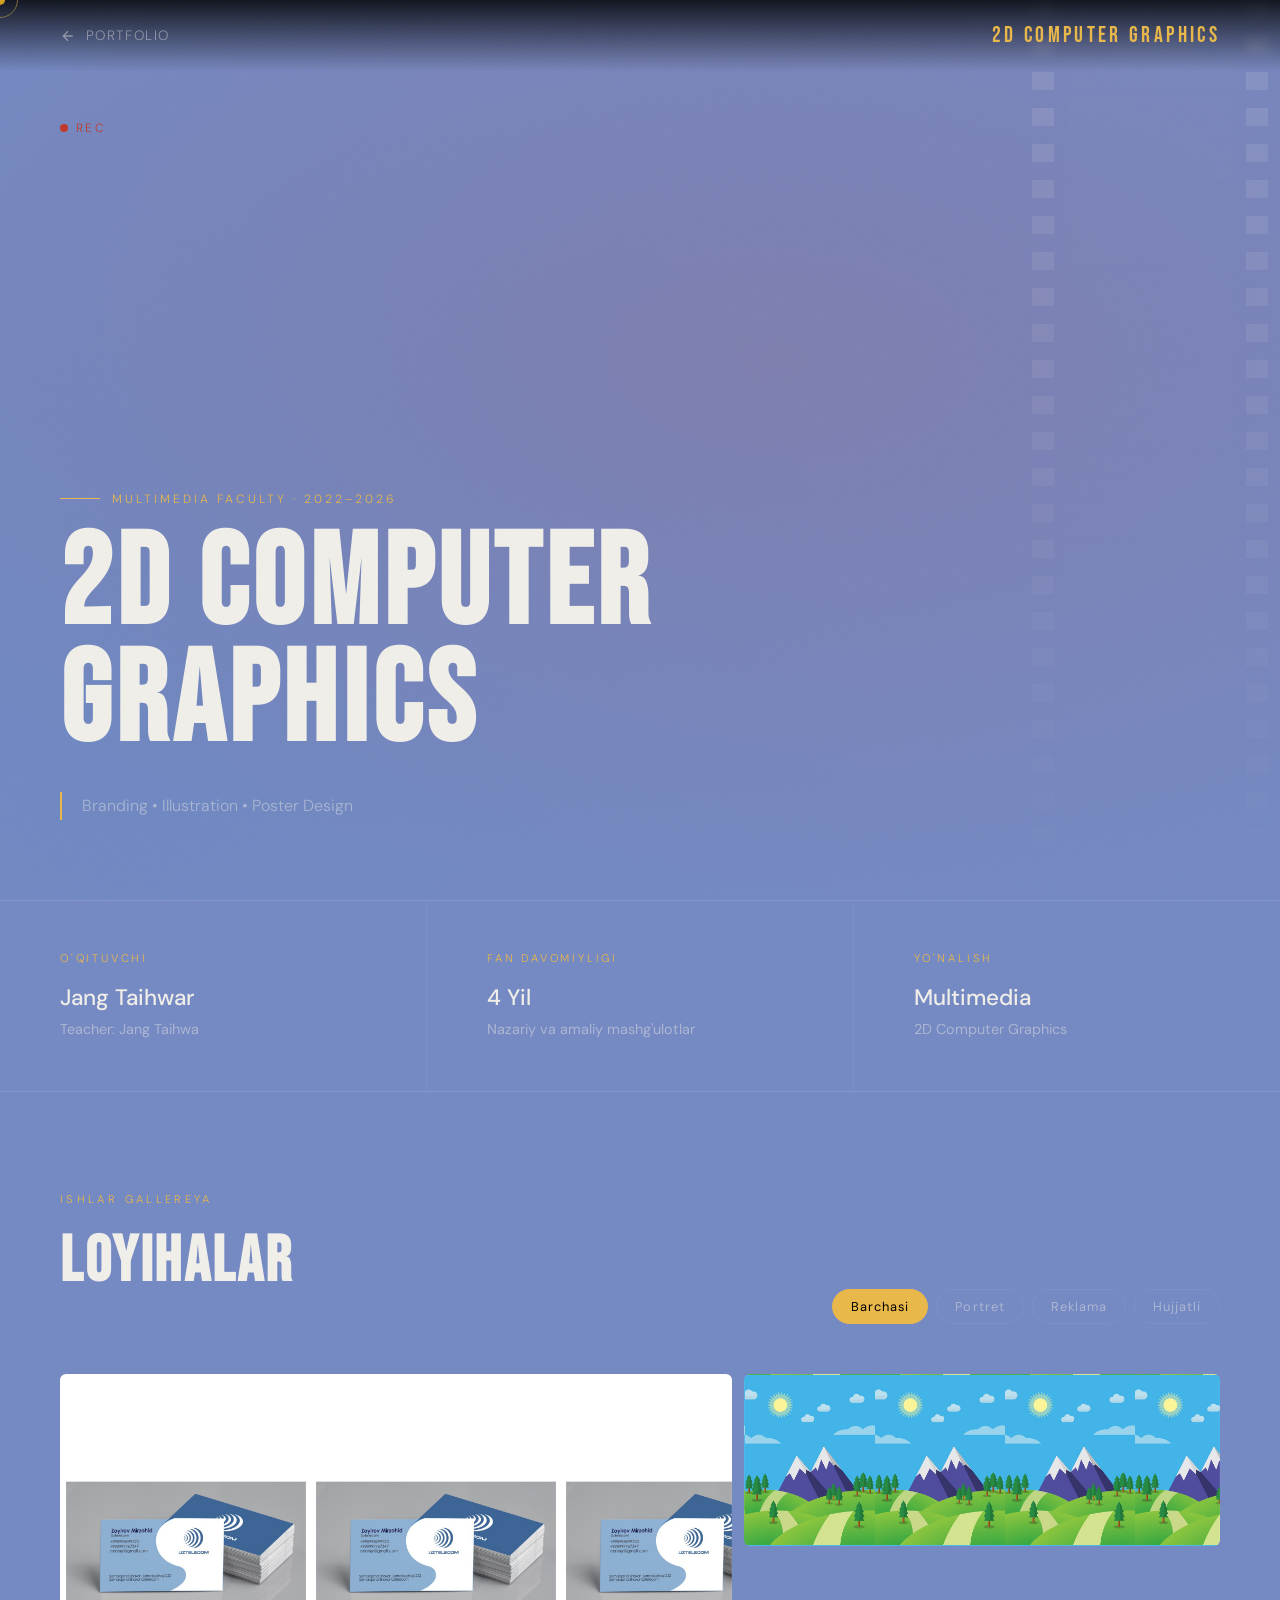
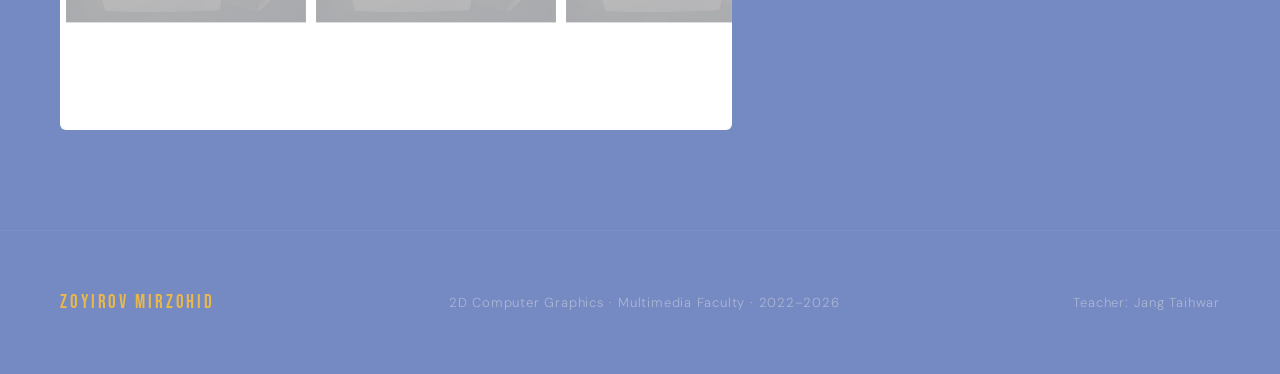
<file: 2dgraphics.html>
<!DOCTYPE html>
<html lang="uz">
<head>
<meta charset="UTF-8">
<meta name="viewport" content="width=device-width, initial-scale=1.0">
<title>Video Shooting — Multimedia Portfolio</title>
<link href="https://fonts.googleapis.com/css2?family=Bebas+Neue&family=DM+Sans:ital,wght@0,300;0,400;0,500;1,300&display=swap" rel="stylesheet">
<style>
  :root {
    --bg: #7589c2;
    --surface: #6246c7;
    --card: #5da9f0;
    --border: rgba(255,255,255,0.06);
    --gold: #E8B84B;
    --gold-dim: rgba(232,184,75,0.15);
    --red: #C0392B;
    --text: #F0EEE8;
    --muted: rgba(240,238,232,0.45);
    --accent: #2E86C1;
  }

  *, *::before, *::after { margin: 0; padding: 0; box-sizing: border-box; }

  html { scroll-behavior: smooth; }

  body {
    background: var(--bg);
    color: var(--text);
    font-family: 'DM Sans', sans-serif;
    font-weight: 300;
    overflow-x: hidden;
    cursor: none;
  }

  /* Custom cursor */
  .cursor {
    position: fixed;
    width: 10px; height: 10px;
    background: var(--gold);
    border-radius: 50%;
    pointer-events: none;
    z-index: 9999;
    transition: transform 0.15s ease;
    mix-blend-mode: difference;
  }
  .cursor-ring {
    position: fixed;
    width: 36px; height: 36px;
    border: 1px solid rgba(232,184,75,0.5);
    border-radius: 50%;
    pointer-events: none;
    z-index: 9998;
    transition: all 0.3s ease;
  }

  /* Noise overlay */
  body::before {
    content: '';
    position: fixed;
    inset: 0;
    background-image: url("data:image/svg+xml,%3Csvg viewBox='0 0 256 256' xmlns='http://www.w3.org/2000/svg'%3E%3Cfilter id='n'%3E%3CfeTurbulence type='fractalNoise' baseFrequency='0.9' numOctaves='4' stitchTiles='stitch'/%3E%3C/filter%3E%3Crect width='100%25' height='100%25' filter='url(%23n)' opacity='0.04'/%3E%3C/svg%3E");
    pointer-events: none;
    z-index: 9000;
    opacity: 0.4;
  }

  /* ─── NAV ─── */
  nav {
    position: fixed;
    top: 0; width: 100%;
    padding: 22px 60px;
    display: flex;
    justify-content: space-between;
    align-items: center;
    z-index: 100;
    background: linear-gradient(to bottom, rgba(8,10,15,0.9), transparent);
    backdrop-filter: blur(4px);
  }
  .nav-back {
    display: flex; align-items: center; gap: 10px;
    color: var(--muted);
    text-decoration: none;
    font-size: 0.85rem;
    letter-spacing: 0.1em;
    text-transform: uppercase;
    transition: color 0.3s;
  }
  .nav-back:hover { color: var(--gold); }
  .nav-back svg { width: 16px; }
  .nav-logo {
    font-family: 'Bebas Neue', sans-serif;
    font-size: 1.4rem;
    letter-spacing: 0.15em;
    color: var(--gold);
  }

  /* ─── HERO ─── */
  .hero {
    position: relative;
    height: 100vh;
    display: flex;
    align-items: flex-end;
    padding: 0 60px 80px;
    overflow: hidden;
  }

  .hero-bg {
    position: absolute; inset: 0;
    background:
      radial-gradient(ellipse 80% 60% at 60% 40%, rgba(192,57,43,0.12), transparent),
      radial-gradient(ellipse 60% 80% at 10% 80%, rgba(46,134,193,0.08), transparent),
      linear-gradient(180deg, rgba(73, 199, 130, 0) 0%, var(--bg) 100%);
    z-index: 1;
  }

  /* Filmstrip decoration */
  .filmstrip {
    position: absolute;
    top: 0; right: 0;
    width: 260px; height: 100%;
    display: flex;
    flex-direction: column;
    gap: 0;
    overflow: hidden;
    opacity: 0.12;
    z-index: 0;
  }
  .filmstrip-track {
    width: 100%; height: 100%;
    background: repeating-linear-gradient(
      to bottom,
      #fff 0px, #fff 18px,
      transparent 18px, transparent 36px
    );
    position: absolute;
    left: 12px; width: 22px;
  }
  .filmstrip-track.right { left: auto; right: 12px; }
  .filmstrip-frames {
    position: absolute;
    left: 46px; right: 46px; top: 0; bottom: 0;
    display: flex;
    flex-direction: column;
    gap: 6px;
    padding: 6px 0;
  }
  .filmstrip-frame {
    flex: 1;
    background: rgba(255,255,255,0.08);
    border-radius: 2px;
    min-height: 50px;
  }

  /* Record indicator */
  .rec-badge {
    position: absolute;
    top: 120px; left: 60px;
    display: flex; align-items: center; gap: 8px;
    font-size: 0.75rem;
    letter-spacing: 0.2em;
    text-transform: uppercase;
    color: var(--red);
    z-index: 2;
    animation: recPulse 2s ease-in-out infinite;
  }
  .rec-dot {
    width: 8px; height: 8px;
    background: var(--red);
    border-radius: 50%;
    animation: dotBlink 1.2s ease-in-out infinite;
  }
  @keyframes dotBlink { 0%,100%{opacity:1} 50%{opacity:0} }
  @keyframes recPulse { 0%,100%{opacity:1} 50%{opacity:0.6} }

  .hero-content {
    position: relative; z-index: 2;
    max-width: 900px;
  }
  .hero-tag {
    font-size: 0.75rem;
    letter-spacing: 0.25em;
    text-transform: uppercase;
    color: var(--gold);
    margin-bottom: 20px;
    display: flex; align-items: center; gap: 12px;
  }
  .hero-tag::before {
    content: '';
    display: block;
    width: 40px; height: 1px;
    background: var(--gold);
  }
  .hero-title {
    font-family: 'Bebas Neue', sans-serif;
    font-size: clamp(4rem, 10vw, 9rem);
    line-height: 0.92;
    letter-spacing: 0.04em;
    margin-bottom: 30px;
  }
  .hero-title span { color: var(--gold); }
  .hero-desc {
    max-width: 520px;
    color: var(--muted);
    line-height: 1.75;
    font-size: 1rem;
    border-left: 2px solid var(--gold);
    padding-left: 20px;
  }

  /* ─── SECTION BASE ─── */
  section { padding: 100px 60px; }

  /* ─── INFO STRIP ─── */
  .info-strip {
    display: grid;
    grid-template-columns: 1fr 1fr 1fr;
    gap: 1px;
    background: var(--border);
    border-top: 1px solid var(--border);
    border-bottom: 1px solid var(--border);
    padding: 0;
  }
  .info-block {
    background: var(--bg);
    padding: 50px 60px;
    transition: background 0.3s;
  }
  .info-block:hover { background: var(--surface); }
  .info-label {
    font-size: 0.7rem;
    letter-spacing: 0.25em;
    text-transform: uppercase;
    color: var(--gold);
    margin-bottom: 16px;
  }
  .info-value {
    font-size: 1.1rem;
    font-weight: 400;
    line-height: 1.5;
  }
  .info-value .name {
    font-size: 1.4rem;
    font-weight: 500;
    display: block;
  }
  .info-value .role {
    color: var(--muted);
    font-size: 0.9rem;
  }

  /* ─── SUBJECT INFO ─── */
  .subject-section {
    display: grid;
    grid-template-columns: 1fr 1fr;
    gap: 80px;
    align-items: start;
  }
  .section-eyebrow {
    font-size: 0.7rem;
    letter-spacing: 0.3em;
    text-transform: uppercase;
    color: var(--gold);
    margin-bottom: 24px;
  }
  .section-heading {
    font-family: 'Bebas Neue', sans-serif;
    font-size: clamp(2.5rem, 5vw, 4.5rem);
    line-height: 1;
    letter-spacing: 0.04em;
    margin-bottom: 30px;
  }
  .body-text {
    color: var(--muted);
    line-height: 1.85;
    font-size: 0.97rem;
    margin-bottom: 20px;
  }
  .topic-list {
    list-style: none;
    display: flex;
    flex-direction: column;
    gap: 12px;
    margin-top: 30px;
  }
  .topic-list li {
    display: flex; align-items: center; gap: 14px;
    font-size: 0.93rem;
  }
  .topic-list li::before {
    content: '';
    width: 6px; height: 6px;
    border: 1px solid var(--gold);
    border-radius: 50%;
    flex-shrink: 0;
  }

  /* Stat boxes */
  .stat-boxes {
    display: grid;
    grid-template-columns: 1fr 1fr;
    gap: 16px;
    margin-top: 40px;
  }
  .stat-box {
    background: var(--card);
    border: 1px solid var(--border);
    padding: 28px 24px;
    border-radius: 6px;
    transition: border-color 0.3s, transform 0.3s;
  }
  .stat-box:hover { border-color: var(--gold); transform: translateY(-4px); }
  .stat-num {
    font-family: 'Bebas Neue', sans-serif;
    font-size: 2.8rem;
    color: var(--gold);
    line-height: 1;
    margin-bottom: 6px;
  }
  .stat-label { color: var(--muted); font-size: 0.82rem; }

  /* ─── TOOLS & EQUIPMENT ─── */
  .tools-section { background: var(--surface); }
  .tools-grid {
    display: grid;
    grid-template-columns: repeat(auto-fit, minmax(200px, 1fr));
    gap: 16px;
    margin-top: 60px;
  }
  .tool-card {
    background: var(--card);
    border: 1px solid var(--border);
    border-radius: 8px;
    padding: 32px 24px;
    text-align: center;
    transition: all 0.35s cubic-bezier(0.23, 1, 0.32, 1);
    position: relative;
    overflow: hidden;
  }
  .tool-card::before {
    content: '';
    position: absolute;
    bottom: 0; left: 0; right: 0;
    height: 2px;
    background: var(--gold);
    transform: scaleX(0);
    transition: transform 0.35s ease;
  }
  .tool-card:hover { transform: translateY(-8px); border-color: rgba(232,184,75,0.3); }
  .tool-card:hover::before { transform: scaleX(1); }
  .tool-icon {
    font-size: 2.2rem;
    margin-bottom: 16px;
    display: block;
  }
  .tool-name { font-size: 1rem; font-weight: 500; margin-bottom: 6px; }
  .tool-type { font-size: 0.75rem; color: var(--gold); letter-spacing: 0.1em; text-transform: uppercase; }

  /* ─── GALLERY ─── */
  .gallery-section {}
  .gallery-header {
    display: flex;
    justify-content: space-between;
    align-items: flex-end;
    margin-bottom: 50px;
  }
  .gallery-filter {
    display: flex; gap: 8px;
  }
  .filter-btn {
    padding: 8px 18px;
    border: 1px solid var(--border);
    background: transparent;
    color: var(--muted);
    border-radius: 100px;
    font-family: 'DM Sans', sans-serif;
    font-size: 0.8rem;
    letter-spacing: 0.08em;
    cursor: none;
    transition: all 0.25s;
  }
  .filter-btn:hover, .filter-btn.active {
    background: var(--gold);
    border-color: var(--gold);
    color: #000;
  }

  .gallery-grid {
    display: grid;
    grid-template-columns: repeat(12, 1fr);
    grid-auto-rows: 80px;
    gap: 12px;
  }
  .gallery-item {
    position: relative;
    overflow: hidden;
    border-radius: 6px;
    background: var(--card);
    border: 1px solid var(--border);
    cursor: none;
  }
  .gallery-item:nth-child(1) { grid-column: span 7; grid-row: span 4; }
  .gallery-item:nth-child(2) { grid-column: span 5; grid-row: span 2; }
  .gallery-item:nth-child(3) { grid-column: span 5; grid-row: span 2; }
  .gallery-item:nth-child(4) { grid-column: span 4; grid-row: span 3; }
  .gallery-item:nth-child(5) { grid-column: span 4; grid-row: span 3; }
  .gallery-item:nth-child(6) { grid-column: span 4; grid-row: span 3; }
  .gallery-item:nth-child(7) { grid-column: span 6; grid-row: span 3; }
  .gallery-item:nth-child(8) { grid-column: span 6; grid-row: span 3; }

  .gallery-placeholder {
    width: 100%; height: 100%;
    display: flex;
    flex-direction: column;
    align-items: center;
    justify-content: center;
    gap: 10px;
    opacity: 0.3;
    font-size: 2rem;
    color: var(--gold);
  }
  .gallery-placeholder span { font-size: 0.7rem; letter-spacing: 0.15em; opacity: 0.6; text-transform: uppercase; font-family: 'DM Sans'; }

  .gallery-overlay {
    position: absolute; inset: 0;
    background: linear-gradient(to top, rgba(194, 179, 41, 0.92), transparent 50%);
    opacity: 0;
    transition: opacity 0.35s ease;
    display: flex;
    flex-direction: column;
    justify-content: flex-end;
    padding: 24px;
  }
  .gallery-item:hover .gallery-overlay { opacity: 1; }
  .gallery-item:hover { border-color: rgba(232,184,75,0.4); }
  .overlay-title { font-size: 0.95rem; font-weight: 500; margin-bottom: 4px; }
  .overlay-tag {
    font-size: 0.7rem;
    letter-spacing: 0.15em;
    text-transform: uppercase;
    color: var(--gold);
  }

  /* Animated frame border on hover */
  .gallery-item::after {
    content: '';
    position: absolute; inset: 8px;
    border: 1px solid var(--gold);
    opacity: 0;
    transition: opacity 0.35s, inset 0.35s;
    border-radius: 2px;
    pointer-events: none;
  }
  .gallery-item:hover::after { opacity: 0.4; inset: 6px; }

  /* Lightbox */
  .lightbox {
    position: fixed; inset: 0;
    background: rgba(8,10,15,0.96);
    z-index: 9990;
    display: flex;
    align-items: center;
    justify-content: center;
    opacity: 0;
    pointer-events: none;
    transition: opacity 0.3s;
  }
  .lightbox.active { opacity: 1; pointer-events: all; }
  .lightbox-inner {
    max-width: 800px; width: 90%;
    text-align: center;
  }
  .lightbox-box {
    width: 100%; aspect-ratio: 16/9;
    background-image: url(rasm1.jpg);
    background-size: contain;
    border: 1px solid var(--border);
    border-radius: 8px;
    display: flex; align-items: center; justify-content: center;
    font-size: 3rem;
    margin-bottom: 20px;
    opacity: 1;
  }
  .lightbox-title { font-size: 1.3rem; margin-bottom: 8px; }
  .lightbox-desc { color: var(--muted); font-size: 0.9rem; }
  .lightbox-close {
    position: absolute;
    top: 30px; right: 40px;
    background: none; border: none;
    color: var(--muted);
    font-size: 2rem;
    cursor: none;
    transition: color 0.2s;
  }
  .lightbox-close:hover { color: var(--gold); }

  /* ─── SKILLS ─── */
  .skills-section { background: var(--surface); }
  .skills-row {
    display: grid;
    grid-template-columns: repeat(auto-fit, minmax(280px, 1fr));
    gap: 30px;
    margin-top: 60px;
  }
  .skill-item { }
  .skill-header {
    display: flex;
    justify-content: space-between;
    margin-bottom: 12px;
    font-size: 0.9rem;
  }
  .skill-pct { color: var(--gold); font-family: 'Bebas Neue'; font-size: 1.1rem; }
  .skill-bar {
    height: 2px;
    background: var(--border);
    border-radius: 2px;
    overflow: visible;
    position: relative;
  }
  .skill-fill {
    height: 100%;
    background: var(--gold);
    border-radius: 2px;
    width: 0;
    transition: width 1.4s cubic-bezier(0.23, 1, 0.32, 1);
    position: relative;
  }
  .skill-fill::after {
    content: '';
    position: absolute;
    right: 0; top: 50%;
    transform: translateY(-50%);
    width: 8px; height: 8px;
    background: var(--gold);
    border-radius: 50%;
    box-shadow: 0 0 12px var(--gold);
  }

  /* ─── FOOTER ─── */
  footer {
    padding: 60px;
    border-top: 1px solid var(--border);
    display: flex;
    justify-content: space-between;
    align-items: center;
    color: var(--muted);
    font-size: 0.82rem;
    letter-spacing: 0.06em;
  }
  .footer-logo {
    font-family: 'Bebas Neue', sans-serif;
    font-size: 1.2rem;
    color: var(--gold);
    letter-spacing: 0.15em;
  }

  /* ─── SCROLL REVEAL ─── */
  .reveal { opacity: 0; transform: translateY(40px); transition: opacity 0.8s ease, transform 0.8s ease; }
  .reveal.visible { opacity: 1; transform: none; }

  @media (max-width: 900px) {
    nav, section, .info-block, footer { padding-left: 24px; padding-right: 24px; }
    .hero { padding: 0 24px 60px; }
    .subject-section { grid-template-columns: 1fr; gap: 40px; }
    .info-strip { grid-template-columns: 1fr; }
    .gallery-grid { grid-template-columns: 1fr 1fr; grid-auto-rows: 120px; }
    .gallery-item { grid-column: span 1 !important; grid-row: span 2 !important; }
    .gallery-header { flex-direction: column; align-items: flex-start; gap: 20px; }
    .hero-title { font-size: 3.5rem; }
    .filmstrip { display: none; }
  }
</style>
</head>
<body>

<div class="cursor" id="cursor"></div>
<div class="cursor-ring" id="cursorRing"></div>

<!-- LIGHTBOX -->
<div class="lightbox" id="lightbox">
  <button class="lightbox-close" id="lbClose">×</button>
  <div class="lightbox-inner">
    <div class="lightbox-box">🎬</div>
    <div class="lightbox-title" id="lbTitle"></div>
    <div class="lightbox-desc" id="lbDesc"></div>
  </div>
</div>

<!-- NAV -->
<nav>
  <a href="index.html" class="nav-back">
    <svg viewBox="0 0 24 24" fill="none" stroke="currentColor" stroke-width="2"><path d="M19 12H5M12 5l-7 7 7 7"/></svg>
    Portfolio
  </a>
  <div class="nav-logo">2D Computer Graphics</div>
</nav>

<!-- HERO -->
<section class="hero" id="top">
  <div class="hero-bg"></div>

  <div class="filmstrip">
    <div class="filmstrip-track"></div>
    <div class="filmstrip-track right"></div>
    <div class="filmstrip-frames">
      <div class="filmstrip-frame"></div><div class="filmstrip-frame"></div>
      <div class="filmstrip-frame"></div><div class="filmstrip-frame"></div>
      <div class="filmstrip-frame"></div><div class="filmstrip-frame"></div>
      <div class="filmstrip-frame"></div><div class="filmstrip-frame"></div>
      <div class="filmstrip-frame"></div><div class="filmstrip-frame"></div>
    </div>
  </div>

  <div class="rec-badge"><div class="rec-dot"></div> REC</div>

  <div class="hero-content">
    <div class="hero-tag">Multimedia Faculty · 2022–2026</div>
    <h1 class="hero-title">2D Computer Graphics<br></h1>
    <p class="hero-desc">
      Branding • Illustration • Poster Design
    </p>
  </div>
</section>

<!-- INFO STRIP -->
<div class="info-strip reveal">
  <div class="info-block">
    <div class="info-label">O'qituvchi</div>
    <div class="info-value">
      <span class="name">Jang Taihwar</span>
      <span class="role">Teacher: Jang Taihwa
</span>
    </div>
  </div>
  <div class="info-block">
    <div class="info-label">Fan Davomiyligi</div>
    <div class="info-value">
      <span class="name">4 Yil</span>
      <span class="role">Nazariy va amaliy mashg'ulotlar</span>
    </div>
  </div>
  <div class="info-block">
    <div class="info-label">Yo'nalish</div>
    <div class="info-value">
      <span class="name">Multimedia</span>
      <span class="role">2D Computer Graphics</span>
    </div>
  </div>
</div>



<!-- GALLERY -->
<section class="gallery-section">
  <div class="gallery-header reveal">
    <div>
      <div class="section-eyebrow">Ishlar Gallereya</div>
      <h2 class="section-heading">Loyihalar</h2>
    </div>
    <div class="gallery-filter">
      <button class="filter-btn active" data-filter="all">Barchasi</button>
      <button class="filter-btn" data-filter="portrait">Portret</button>
      <button class="filter-btn" data-filter="commercial">Reklama</button>
      <button class="filter-btn" data-filter="documentary">Hujjatli</button>
    </div>
  </div>

  <div class="gallery-grid" id="galleryGrid">

    <div class="gallery-item reveal" style="background-image: url(rasm1.jpg); background-size: contain;" data-category="portrait" data-title="Portret Video — 01" data-desc="Tabiiy yorug'likda portret videoshooting. Kompozitsiya va chuqurlik o'yini.">
      <div class="gallery-placeholder"><span></span></div>
      <div class="gallery-overlay">
        <div class="overlay-title">Portret Video — 01</div>
        <div class="overlay-tag">Portret · Studio</div>
      </div>
    </div>

    <div class="gallery-item reveal" style="background-image: url(rasm2.jpg); background-size: contain;" data-category="commercial" data-title="Mahsulot Reklama — A" data-desc="Brend uchun mini-reklama. Makro kadrlar va dinamik montaj.">
      <div class="gallery-placeholder"><span></span></div>
      <div class="gallery-overlay">
        <div class="overlay-title">Mahsulot Reklama — A</div>
        <div class="overlay-tag">Tijorat · Reklama</div>
      </div>
    </div>

   

  </div>
</section>

<!-- FOOTER -->
<footer class="reveal">
  <div class="footer-logo">Zoyirov Mirzohid</div>
  <div>2D Computer Graphics · Multimedia Faculty · 2022–2026</div>
  <div>Teacher: Jang Taihwar</div>
</footer>

<script>
  // Cursor
  const cursor = document.getElementById('cursor');
  const ring = document.getElementById('cursorRing');
  let mx = 0, my = 0, rx = 0, ry = 0;
  document.addEventListener('mousemove', e => { mx = e.clientX; my = e.clientY; });
  function animateCursor() {
    cursor.style.left = mx - 5 + 'px';
    cursor.style.top = my - 5 + 'px';
    rx += (mx - rx) * 0.12;
    ry += (my - ry) * 0.12;
    ring.style.left = rx - 18 + 'px';
    ring.style.top = ry - 18 + 'px';
    requestAnimationFrame(animateCursor);
  }
  animateCursor();
  document.querySelectorAll('a, button, .gallery-item, .tool-card, .stat-box').forEach(el => {
    el.addEventListener('mouseenter', () => { cursor.style.transform = 'scale(2.5)'; ring.style.transform = 'scale(0.6)'; });
    el.addEventListener('mouseleave', () => { cursor.style.transform = 'scale(1)'; ring.style.transform = 'scale(1)'; });
  });

  // Reveal on scroll
  const revealEls = document.querySelectorAll('.reveal');
  const io = new IntersectionObserver((entries) => {
    entries.forEach(e => {
      if (e.isIntersecting) {
        e.target.classList.add('visible');
        // Skill fill
        const fill = e.target.querySelector('.skill-fill');
        if (fill) fill.style.width = fill.dataset.w + '%';
      }
    });
  }, { threshold: 0.1 });
  revealEls.forEach(el => io.observe(el));

  // Stagger children
  document.querySelectorAll('.tools-grid, .stat-boxes, .skills-row').forEach(grid => {
    Array.from(grid.children).forEach((child, i) => {
      child.style.transitionDelay = (i * 0.08) + 's';
    });
  });

  // Gallery filter
  document.querySelectorAll('.filter-btn').forEach(btn => {
    btn.addEventListener('click', () => {
      document.querySelectorAll('.filter-btn').forEach(b => b.classList.remove('active'));
      btn.classList.add('active');
      const f = btn.dataset.filter;
      document.querySelectorAll('.gallery-item').forEach(item => {
        if (f === 'all' || item.dataset.category === f) {
          item.style.opacity = '1';
          item.style.pointerEvents = 'all';
        } else {
          item.style.opacity = '0.15';
          item.style.pointerEvents = 'none';
        }
      });
    });
  });

  // Lightbox
  const lb = document.getElementById('lightbox');
  document.querySelectorAll('.gallery-item').forEach(item => {
    item.addEventListener('click', () => {
      document.getElementById('lbTitle').textContent = item.dataset.title;
      document.getElementById('lbDesc').textContent = item.dataset.desc;
      lb.classList.add('active');
    });
  });
  document.getElementById('lbClose').addEventListener('click', () => lb.classList.remove('active'));
  lb.addEventListener('click', e => { if (e.target === lb) lb.classList.remove('active'); });
</script>
</body>
</html>
</file>
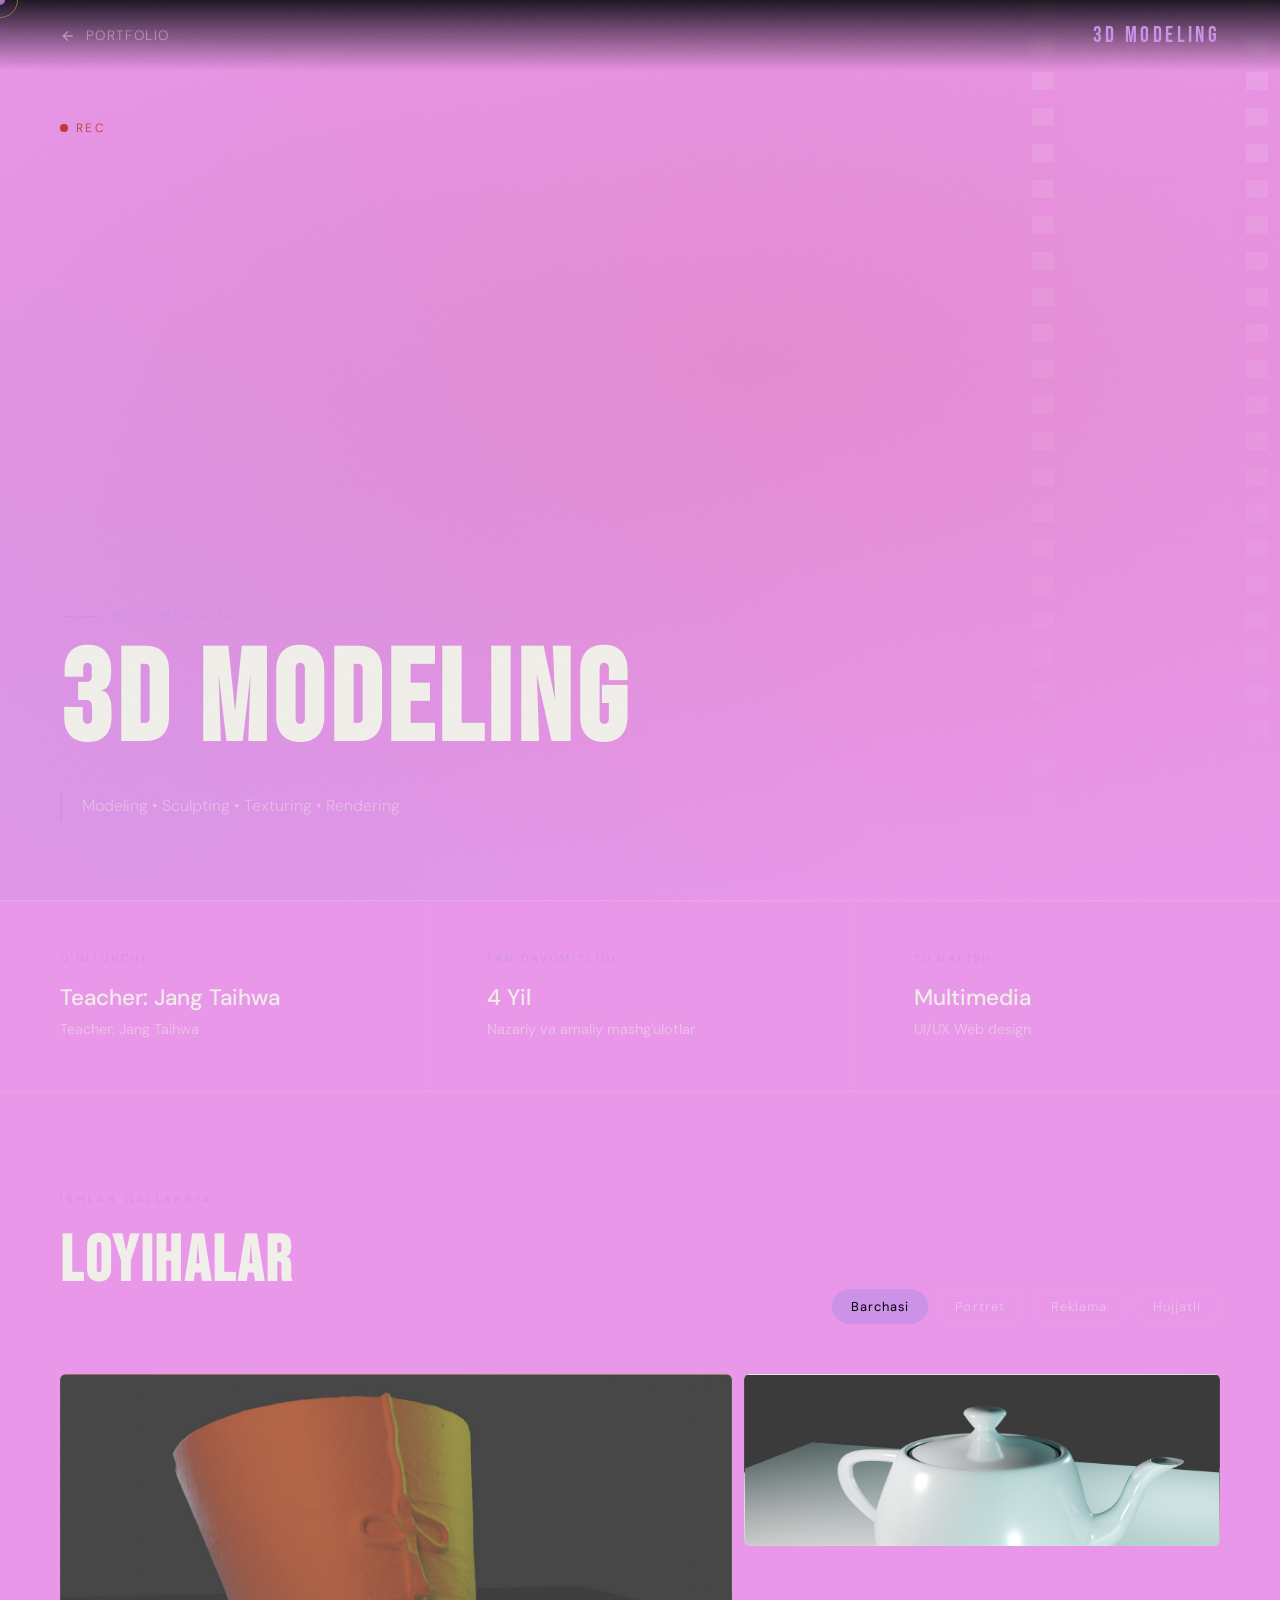
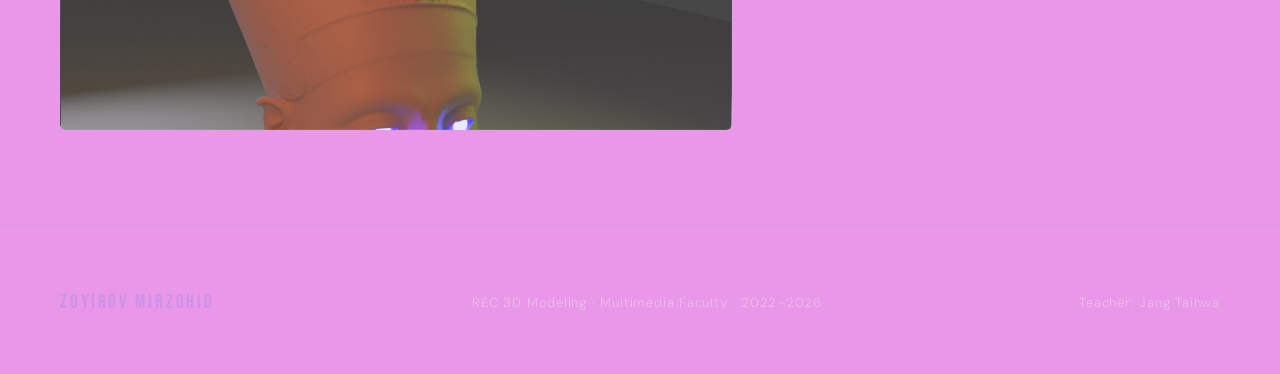
<file: 3dmodeling.html>
<!DOCTYPE html>
<html lang="uz">
<head>
<meta charset="UTF-8">
<meta name="viewport" content="width=device-width, initial-scale=1.0">
<title>
REC
Multimedia Faculty · 2022–2026
3D Modeling — Multimedia Portfolio</title>
<link href="https://fonts.googleapis.com/css2?family=Bebas+Neue&family=DM+Sans:ital,wght@0,300;0,400;0,500;1,300&display=swap" rel="stylesheet">
<style>
  :root {
    --bg: #e997e9;
    --surface: #6246c7;
    --card: #965487;
    --border: rgba(255,255,255,0.06);
    --gold: #cc92e7;
    --gold-dim: rgba(232,184,75,0.15);
    --red: #C0392B;
    --text: #F0EEE8;
    --muted: rgba(240,238,232,0.45);
    --accent: #2E86C1;
  }

  *, *::before, *::after { margin: 0; padding: 0; box-sizing: border-box; }

  html { scroll-behavior: smooth; }

  body {
    background: var(--bg);
    color: var(--text);
    font-family: 'DM Sans', sans-serif;
    font-weight: 300;
    overflow-x: hidden;
    cursor: none;
  }

  /* Custom cursor */
  .cursor {
    position: fixed;
    width: 10px; height: 10px;
    background: var(--gold);
    border-radius: 50%;
    pointer-events: none;
    z-index: 9999;
    transition: transform 0.15s ease;
    mix-blend-mode: difference;
  }
  .cursor-ring {
    position: fixed;
    width: 36px; height: 36px;
    border: 1px solid rgba(232,184,75,0.5);
    border-radius: 50%;
    pointer-events: none;
    z-index: 9998;
    transition: all 0.3s ease;
  }

  /* Noise overlay */
  body::before {
    content: '';
    position: fixed;
    inset: 0;
    background-image: url("data:image/svg+xml,%3Csvg viewBox='0 0 256 256' xmlns='http://www.w3.org/2000/svg'%3E%3Cfilter id='n'%3E%3CfeTurbulence type='fractalNoise' baseFrequency='0.9' numOctaves='4' stitchTiles='stitch'/%3E%3C/filter%3E%3Crect width='100%25' height='100%25' filter='url(%23n)' opacity='0.04'/%3E%3C/svg%3E");
    pointer-events: none;
    z-index: 9000;
    opacity: 0.4;
  }

  /* ─── NAV ─── */
  nav {
    position: fixed;
    top: 0; width: 100%;
    padding: 22px 60px;
    display: flex;
    justify-content: space-between;
    align-items: center;
    z-index: 100;
    background: linear-gradient(to bottom, rgba(8,10,15,0.9), transparent);
    backdrop-filter: blur(4px);
  }
  .nav-back {
    display: flex; align-items: center; gap: 10px;
    color: var(--muted);
    text-decoration: none;
    font-size: 0.85rem;
    letter-spacing: 0.1em;
    text-transform: uppercase;
    transition: color 0.3s;
  }
  .nav-back:hover { color: var(--gold); }
  .nav-back svg { width: 16px; }
  .nav-logo {
    font-family: 'Bebas Neue', sans-serif;
    font-size: 1.4rem;
    letter-spacing: 0.15em;
    color: var(--gold);
  }

  /* ─── HERO ─── */
  .hero {
    position: relative;
    height: 100vh;
    display: flex;
    align-items: flex-end;
    padding: 0 60px 80px;
    overflow: hidden;
  }

  .hero-bg {
    position: absolute; inset: 0;
    background:
      radial-gradient(ellipse 80% 60% at 60% 40%, rgba(192,57,43,0.12), transparent),
      radial-gradient(ellipse 60% 80% at 10% 80%, rgba(46,134,193,0.08), transparent),
      linear-gradient(180deg, rgba(73, 199, 130, 0) 0%, var(--bg) 100%);
    z-index: 1;
  }

  /* Filmstrip decoration */
  .filmstrip {
    position: absolute;
    top: 0; right: 0;
    width: 260px; height: 100%;
    display: flex;
    flex-direction: column;
    gap: 0;
    overflow: hidden;
    opacity: 0.12;
    z-index: 0;
  }
  .filmstrip-track {
    width: 100%; height: 100%;
    background: repeating-linear-gradient(
      to bottom,
      #fff 0px, #fff 18px,
      transparent 18px, transparent 36px
    );
    position: absolute;
    left: 12px; width: 22px;
  }
  .filmstrip-track.right { left: auto; right: 12px; }
  .filmstrip-frames {
    position: absolute;
    left: 46px; right: 46px; top: 0; bottom: 0;
    display: flex;
    flex-direction: column;
    gap: 6px;
    padding: 6px 0;
  }
  .filmstrip-frame {
    flex: 1;
    background: rgba(255,255,255,0.08);
    border-radius: 2px;
    min-height: 50px;
  }

  /* Record indicator */
  .rec-badge {
    position: absolute;
    top: 120px; left: 60px;
    display: flex; align-items: center; gap: 8px;
    font-size: 0.75rem;
    letter-spacing: 0.2em;
    text-transform: uppercase;
    color: var(--red);
    z-index: 2;
    animation: recPulse 2s ease-in-out infinite;
  }
  .rec-dot {
    width: 8px; height: 8px;
    background: var(--red);
    border-radius: 50%;
    animation: dotBlink 1.2s ease-in-out infinite;
  }
  @keyframes dotBlink { 0%,100%{opacity:1} 50%{opacity:0} }
  @keyframes recPulse { 0%,100%{opacity:1} 50%{opacity:0.6} }

  .hero-content {
    position: relative; z-index: 2;
    max-width: 900px;
  }
  .hero-tag {
    font-size: 0.75rem;
    letter-spacing: 0.25em;
    text-transform: uppercase;
    color: var(--gold);
    margin-bottom: 20px;
    display: flex; align-items: center; gap: 12px;
  }
  .hero-tag::before {
    content: '';
    display: block;
    width: 40px; height: 1px;
    background: var(--gold);
  }
  .hero-title {
    font-family: 'Bebas Neue', sans-serif;
    font-size: clamp(4rem, 10vw, 9rem);
    line-height: 0.92;
    letter-spacing: 0.04em;
    margin-bottom: 30px;
  }
  .hero-title span { color: var(--gold); }
  .hero-desc {
    max-width: 520px;
    color: var(--muted);
    line-height: 1.75;
    font-size: 1rem;
    border-left: 2px solid var(--gold);
    padding-left: 20px;
  }

  /* ─── SECTION BASE ─── */
  section { padding: 100px 60px; }

  /* ─── INFO STRIP ─── */
  .info-strip {
    display: grid;
    grid-template-columns: 1fr 1fr 1fr;
    gap: 1px;
    background: var(--border);
    border-top: 1px solid var(--border);
    border-bottom: 1px solid var(--border);
    padding: 0;
  }
  .info-block {
    background: var(--bg);
    padding: 50px 60px;
    transition: background 0.3s;
  }
  .info-block:hover { background: var(--surface); }
  .info-label {
    font-size: 0.7rem;
    letter-spacing: 0.25em;
    text-transform: uppercase;
    color: var(--gold);
    margin-bottom: 16px;
  }
  .info-value {
    font-size: 1.1rem;
    font-weight: 400;
    line-height: 1.5;
  }
  .info-value .name {
    font-size: 1.4rem;
    font-weight: 500;
    display: block;
  }
  .info-value .role {
    color: var(--muted);
    font-size: 0.9rem;
  }

  /* ─── SUBJECT INFO ─── */
  .subject-section {
    display: grid;
    grid-template-columns: 1fr 1fr;
    gap: 80px;
    align-items: start;
  }
  .section-eyebrow {
    font-size: 0.7rem;
    letter-spacing: 0.3em;
    text-transform: uppercase;
    color: var(--gold);
    margin-bottom: 24px;
  }
  .section-heading {
    font-family: 'Bebas Neue', sans-serif;
    font-size: clamp(2.5rem, 5vw, 4.5rem);
    line-height: 1;
    letter-spacing: 0.04em;
    margin-bottom: 30px;
  }
  .body-text {
    color: var(--muted);
    line-height: 1.85;
    font-size: 0.97rem;
    margin-bottom: 20px;
  }
  .topic-list {
    list-style: none;
    display: flex;
    flex-direction: column;
    gap: 12px;
    margin-top: 30px;
  }
  .topic-list li {
    display: flex; align-items: center; gap: 14px;
    font-size: 0.93rem;
  }
  .topic-list li::before {
    content: '';
    width: 6px; height: 6px;
    border: 1px solid var(--gold);
    border-radius: 50%;
    flex-shrink: 0;
  }

  /* Stat boxes */
  .stat-boxes {
    display: grid;
    grid-template-columns: 1fr 1fr;
    gap: 16px;
    margin-top: 40px;
  }
  .stat-box {
    background: var(--card);
    border: 1px solid var(--border);
    padding: 28px 24px;
    border-radius: 6px;
    transition: border-color 0.3s, transform 0.3s;
  }
  .stat-box:hover { border-color: var(--gold); transform: translateY(-4px); }
  .stat-num {
    font-family: 'Bebas Neue', sans-serif;
    font-size: 2.8rem;
    color: var(--gold);
    line-height: 1;
    margin-bottom: 6px;
  }
  .stat-label { color: var(--muted); font-size: 0.82rem; }

  /* ─── TOOLS & EQUIPMENT ─── */
  .tools-section { background: var(--surface); }
  .tools-grid {
    display: grid;
    grid-template-columns: repeat(auto-fit, minmax(200px, 1fr));
    gap: 16px;
    margin-top: 60px;
  }
  .tool-card {
    background: var(--card);
    border: 1px solid var(--border);
    border-radius: 8px;
    padding: 32px 24px;
    text-align: center;
    transition: all 0.35s cubic-bezier(0.23, 1, 0.32, 1);
    position: relative;
    overflow: hidden;
  }
  .tool-card::before {
    content: '';
    position: absolute;
    bottom: 0; left: 0; right: 0;
    height: 2px;
    background: var(--gold);
    transform: scaleX(0);
    transition: transform 0.35s ease;
  }
  .tool-card:hover { transform: translateY(-8px); border-color: rgba(232,184,75,0.3); }
  .tool-card:hover::before { transform: scaleX(1); }
  .tool-icon {
    font-size: 2.2rem;
    margin-bottom: 16px;
    display: block;
  }
  .tool-name { font-size: 1rem; font-weight: 500; margin-bottom: 6px; }
  .tool-type { font-size: 0.75rem; color: var(--gold); letter-spacing: 0.1em; text-transform: uppercase; }

  /* ─── GALLERY ─── */
  .gallery-section {}
  .gallery-header {
    display: flex;
    justify-content: space-between;
    align-items: flex-end;
    margin-bottom: 50px;
  }
  .gallery-filter {
    display: flex; gap: 8px;
  }
  .filter-btn {
    padding: 8px 18px;
    border: 1px solid var(--border);
    background: transparent;
    color: var(--muted);
    border-radius: 100px;
    font-family: 'DM Sans', sans-serif;
    font-size: 0.8rem;
    letter-spacing: 0.08em;
    cursor: none;
    transition: all 0.25s;
  }
  .filter-btn:hover, .filter-btn.active {
    background: var(--gold);
    border-color: var(--gold);
    color: #000;
  }

  .gallery-grid {
    display: grid;
    grid-template-columns: repeat(12, 1fr);
    grid-auto-rows: 80px;
    gap: 12px;
  }
  .gallery-item {
    position: relative;
    overflow: hidden;
    border-radius: 6px;
    background: var(--card);
    border: 1px solid var(--border);
    cursor: none;
  }
  .gallery-item:nth-child(1) { grid-column: span 7; grid-row: span 4; }
  .gallery-item:nth-child(2) { grid-column: span 5; grid-row: span 2; }
  .gallery-item:nth-child(3) { grid-column: span 5; grid-row: span 2; }
  .gallery-item:nth-child(4) { grid-column: span 4; grid-row: span 3; }
  .gallery-item:nth-child(5) { grid-column: span 4; grid-row: span 3; }
  .gallery-item:nth-child(6) { grid-column: span 4; grid-row: span 3; }
  .gallery-item:nth-child(7) { grid-column: span 6; grid-row: span 3; }
  .gallery-item:nth-child(8) { grid-column: span 6; grid-row: span 3; }

  .gallery-placeholder {
    width: 100%; height: 100%;
    display: flex;
    flex-direction: column;
    align-items: center;
    justify-content: center;
    gap: 10px;
    opacity: 0.3;
    font-size: 2rem;
    color: var(--gold);
  }
  .gallery-placeholder span { font-size: 0.7rem; letter-spacing: 0.15em; opacity: 0.6; text-transform: uppercase; font-family: 'DM Sans'; }

  .gallery-overlay {
    position: absolute; inset: 0;
    background: linear-gradient(to top, rgba(194, 179, 41, 0.92), transparent 50%);
    opacity: 0;
    transition: opacity 0.35s ease;
    display: flex;
    flex-direction: column;
    justify-content: flex-end;
    padding: 24px;
  }
  .gallery-item:hover .gallery-overlay { opacity: 1; }
  .gallery-item:hover { border-color: rgba(232,184,75,0.4); }
  .overlay-title { font-size: 0.95rem; font-weight: 500; margin-bottom: 4px; }
  .overlay-tag {
    font-size: 0.7rem;
    letter-spacing: 0.15em;
    text-transform: uppercase;
    color: var(--gold);
  }

  /* Animated frame border on hover */
  .gallery-item::after {
    content: '';
    position: absolute; inset: 8px;
    border: 1px solid var(--gold);
    opacity: 0;
    transition: opacity 0.35s, inset 0.35s;
    border-radius: 2px;
    pointer-events: none;
  }
  .gallery-item:hover::after { opacity: 0.4; inset: 6px; }

  /* Lightbox */
  .lightbox {
    position: fixed; inset: 0;
    background: rgba(8,10,15,0.96);
    z-index: 9990;
    display: flex;
    align-items: center;
    justify-content: center;
    opacity: 0;
    pointer-events: none;
    transition: opacity 0.3s;
  }
  .lightbox.active { opacity: 1; pointer-events: all; }
  .lightbox-inner {
    max-width: 800px; width: 90%;
    text-align: center;
  }
  .lightbox-box {
    width: 100%; aspect-ratio: 16/9;
    background-image: url(3d.jpg);
    background-size: cover;
    border: 1px solid var(--border);
    border-radius: 8px;
    display: flex; align-items: center; justify-content: center;
    font-size: 3rem;
    margin-bottom: 20px;
    opacity: 1;
  }
  .lightbox-title { font-size: 1.3rem; margin-bottom: 8px; }
  .lightbox-desc { color: var(--muted); font-size: 0.9rem; }
  .lightbox-close {
    position: absolute;
    top: 30px; right: 40px;
    background: none; border: none;
    color: var(--muted);
    font-size: 2rem;
    cursor: none;
    transition: color 0.2s;
  }
  .lightbox-close:hover { color: var(--gold); }

  /* ─── SKILLS ─── */
  .skills-section { background: var(--surface); }
  .skills-row {
    display: grid;
    grid-template-columns: repeat(auto-fit, minmax(280px, 1fr));
    gap: 30px;
    margin-top: 60px;
  }
  .skill-item { }
  .skill-header {
    display: flex;
    justify-content: space-between;
    margin-bottom: 12px;
    font-size: 0.9rem;
  }
  .skill-pct { color: var(--gold); font-family: 'Bebas Neue'; font-size: 1.1rem; }
  .skill-bar {
    height: 2px;
    background: var(--border);
    border-radius: 2px;
    overflow: visible;
    position: relative;
  }
  .skill-fill {
    height: 100%;
    background: var(--gold);
    border-radius: 2px;
    width: 0;
    transition: width 1.4s cubic-bezier(0.23, 1, 0.32, 1);
    position: relative;
  }
  .skill-fill::after {
    content: '';
    position: absolute;
    right: 0; top: 50%;
    transform: translateY(-50%);
    width: 8px; height: 8px;
    background: var(--gold);
    border-radius: 50%;
    box-shadow: 0 0 12px var(--gold);
  }

  /* ─── FOOTER ─── */
  footer {
    padding: 60px;
    border-top: 1px solid var(--border);
    display: flex;
    justify-content: space-between;
    align-items: center;
    color: var(--muted);
    font-size: 0.82rem;
    letter-spacing: 0.06em;
  }
  .footer-logo {
    font-family: 'Bebas Neue', sans-serif;
    font-size: 1.2rem;
    color: var(--gold);
    letter-spacing: 0.15em;
  }

  /* ─── SCROLL REVEAL ─── */
  .reveal { opacity: 0; transform: translateY(40px); transition: opacity 0.8s ease, transform 0.8s ease; }
  .reveal.visible { opacity: 1; transform: none; }

  @media (max-width: 900px) {
    nav, section, .info-block, footer { padding-left: 24px; padding-right: 24px; }
    .hero { padding: 0 24px 60px; }
    .subject-section { grid-template-columns: 1fr; gap: 40px; }
    .info-strip { grid-template-columns: 1fr; }
    .gallery-grid { grid-template-columns: 1fr 1fr; grid-auto-rows: 120px; }
    .gallery-item { grid-column: span 1 !important; grid-row: span 2 !important; }
    .gallery-header { flex-direction: column; align-items: flex-start; gap: 20px; }
    .hero-title { font-size: 3.5rem; }
    .filmstrip { display: none; }
  }
</style>
</head>
<body>

<div class="cursor" id="cursor"></div>
<div class="cursor-ring" id="cursorRing"></div>

<!-- LIGHTBOX -->
<div class="lightbox" id="lightbox">
  <button class="lightbox-close" id="lbClose">×</button>
  <div class="lightbox-inner">
    <div class="lightbox-box">🎬</div>
    <div class="lightbox-title" id="lbTitle"></div>
    <div class="lightbox-desc" id="lbDesc"></div>
  </div>
</div>

<!-- NAV -->
<nav>
  <a href="index.html" class="nav-back">
    <svg viewBox="0 0 24 24" fill="none" stroke="currentColor" stroke-width="2"><path d="M19 12H5M12 5l-7 7 7 7"/></svg>
    Portfolio
  </a>
  <div class="nav-logo">3D Modeling</div>
</nav>

<!-- HERO -->
<section class="hero" id="top">
  <div class="hero-bg"></div>

  <div class="filmstrip">
    <div class="filmstrip-track"></div>
    <div class="filmstrip-track right"></div>
    <div class="filmstrip-frames">
      <div class="filmstrip-frame"></div><div class="filmstrip-frame"></div>
      <div class="filmstrip-frame"></div><div class="filmstrip-frame"></div>
      <div class="filmstrip-frame"></div><div class="filmstrip-frame"></div>
      <div class="filmstrip-frame"></div><div class="filmstrip-frame"></div>
      <div class="filmstrip-frame"></div><div class="filmstrip-frame"></div>
    </div>
  </div>

  <div class="rec-badge"><div class="rec-dot"></div> REC</div>

  <div class="hero-content">
    <div class="hero-tag">Multimedia Faculty · 2022–2026</div>
    <h1 class="hero-title">3D Modeling<br></h1>
    <p class="hero-desc">
      Modeling • Sculpting • Texturing • Rendering
  </div>
</section>

<!-- INFO STRIP -->
<div class="info-strip reveal">
  <div class="info-block">
    <div class="info-label">O'qituvchi</div>
    <div class="info-value">
      <span class="name">Teacher: Jang Taihwa</span>
      <span class="role">Teacher: Jang Taihwa
</span>
    </div>
  </div>
  <div class="info-block">
    <div class="info-label">Fan Davomiyligi</div>
    <div class="info-value">
      <span class="name">4 Yil</span>
      <span class="role">Nazariy va amaliy mashg'ulotlar</span>
    </div>
  </div>
  <div class="info-block">
    <div class="info-label">Yo'nalish</div>
    <div class="info-value">
      <span class="name">Multimedia</span>
      <span class="role">UI/UX Web design</span>
    </div>
  </div>
</div>



<!-- GALLERY -->
<section class="gallery-section">
  <div class="gallery-header reveal">
    <div>
      <div class="section-eyebrow">Ishlar Gallereya</div>
      <h2 class="section-heading">Loyihalar</h2>
    </div>
    <div class="gallery-filter">
      <button class="filter-btn active" data-filter="all">Barchasi</button>
      <button class="filter-btn" data-filter="portrait">Portret</button>
      <button class="filter-btn" data-filter="commercial">Reklama</button>
      <button class="filter-btn" data-filter="documentary">Hujjatli</button>
    </div>
  </div>

  <div class="gallery-grid" id="galleryGrid">

    <div class="gallery-item reveal" style="background-image: url(3d.jpg); background-size: cover;" data-category="portrait" data-title="Portret Video — 01" data-desc="Tabiiy yorug'likda portret videoshooting. Kompozitsiya va chuqurlik o'yini.">
      <div class="gallery-placeholder"><span></span></div>
      <div class="gallery-overlay">
        <div class="overlay-title">Portret Video — 01</div>
        <div class="overlay-tag">Portret · Studio</div>
      </div>
    </div>

    <div class="gallery-item reveal" data-category="commercial" style="background-image: url(3d1.jpg); background-size: cover;" data-title="Mahsulot Reklama — A" data-desc="Brend uchun mini-reklama. Makro kadrlar va dinamik montaj.">
      <div class="gallery-placeholder"><span></span></div>
      <div class="gallery-overlay">
        <div class="overlay-title">Mahsulot Reklama — A</div>
        <div class="overlay-tag">Tijorat · Reklama</div>
      </div>
    </div>

    

  </div>
</section>

<!-- FOOTER -->
<footer class="reveal">
  <div class="footer-logo">Zoyirov Mirzohid</div>
  <div>
REC
3D Modeling · Multimedia Faculty · 2022–2026</div>
  <div>Teacher: Jang Taihwa</div>
</footer>

<script>
  // Cursor
  const cursor = document.getElementById('cursor');
  const ring = document.getElementById('cursorRing');
  let mx = 0, my = 0, rx = 0, ry = 0;
  document.addEventListener('mousemove', e => { mx = e.clientX; my = e.clientY; });
  function animateCursor() {
    cursor.style.left = mx - 5 + 'px';
    cursor.style.top = my - 5 + 'px';
    rx += (mx - rx) * 0.12;
    ry += (my - ry) * 0.12;
    ring.style.left = rx - 18 + 'px';
    ring.style.top = ry - 18 + 'px';
    requestAnimationFrame(animateCursor);
  }
  animateCursor();
  document.querySelectorAll('a, button, .gallery-item, .tool-card, .stat-box').forEach(el => {
    el.addEventListener('mouseenter', () => { cursor.style.transform = 'scale(2.5)'; ring.style.transform = 'scale(0.6)'; });
    el.addEventListener('mouseleave', () => { cursor.style.transform = 'scale(1)'; ring.style.transform = 'scale(1)'; });
  });

  // Reveal on scroll
  const revealEls = document.querySelectorAll('.reveal');
  const io = new IntersectionObserver((entries) => {
    entries.forEach(e => {
      if (e.isIntersecting) {
        e.target.classList.add('visible');
        // Skill fill
        const fill = e.target.querySelector('.skill-fill');
        if (fill) fill.style.width = fill.dataset.w + '%';
      }
    });
  }, { threshold: 0.1 });
  revealEls.forEach(el => io.observe(el));

  // Stagger children
  document.querySelectorAll('.tools-grid, .stat-boxes, .skills-row').forEach(grid => {
    Array.from(grid.children).forEach((child, i) => {
      child.style.transitionDelay = (i * 0.08) + 's';
    });
  });

  // Gallery filter
  document.querySelectorAll('.filter-btn').forEach(btn => {
    btn.addEventListener('click', () => {
      document.querySelectorAll('.filter-btn').forEach(b => b.classList.remove('active'));
      btn.classList.add('active');
      const f = btn.dataset.filter;
      document.querySelectorAll('.gallery-item').forEach(item => {
        if (f === 'all' || item.dataset.category === f) {
          item.style.opacity = '1';
          item.style.pointerEvents = 'all';
        } else {
          item.style.opacity = '0.15';
          item.style.pointerEvents = 'none';
        }
      });
    });
  });

  // Lightbox
  const lb = document.getElementById('lightbox');
  document.querySelectorAll('.gallery-item').forEach(item => {
    item.addEventListener('click', () => {
      document.getElementById('lbTitle').textContent = item.dataset.title;
      document.getElementById('lbDesc').textContent = item.dataset.desc;
      lb.classList.add('active');
    });
  });
  document.getElementById('lbClose').addEventListener('click', () => lb.classList.remove('active'));
  lb.addEventListener('click', e => { if (e.target === lb) lb.classList.remove('active'); });
</script>
</body>
</html>
</file>
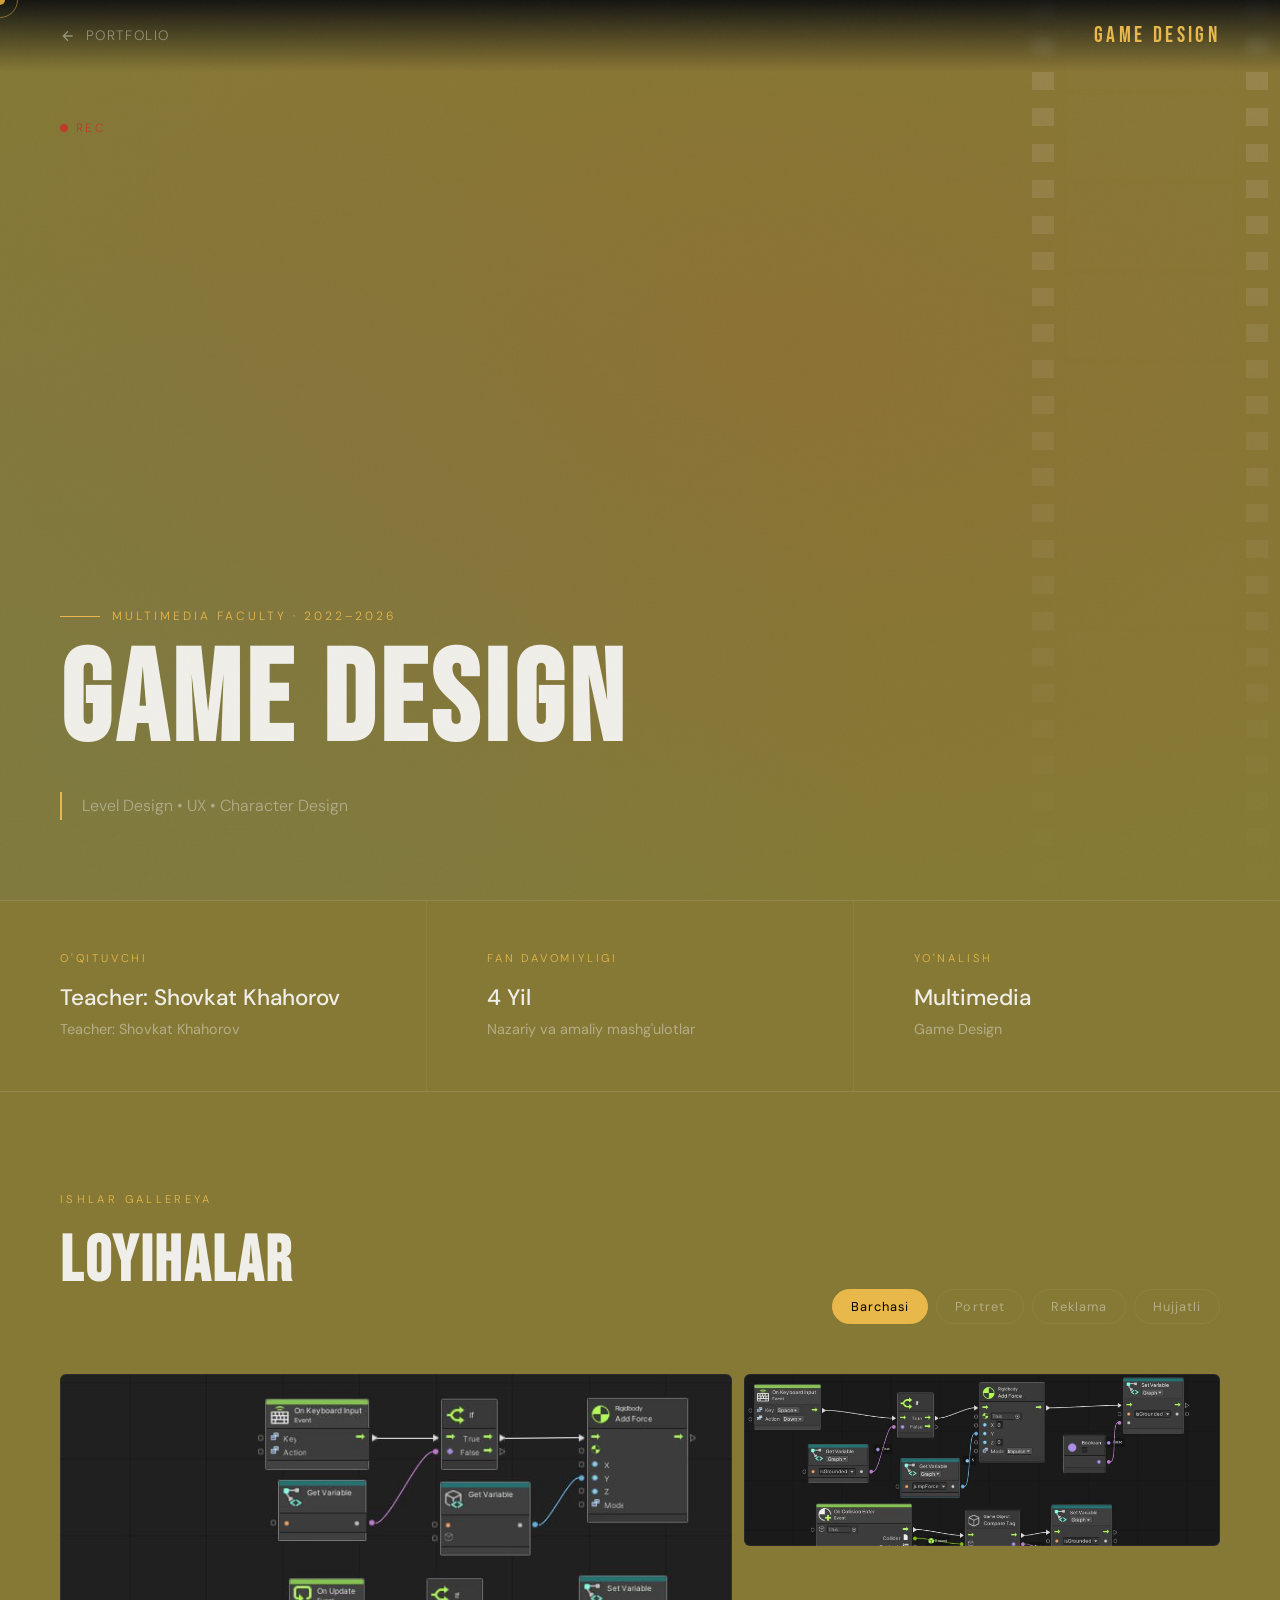
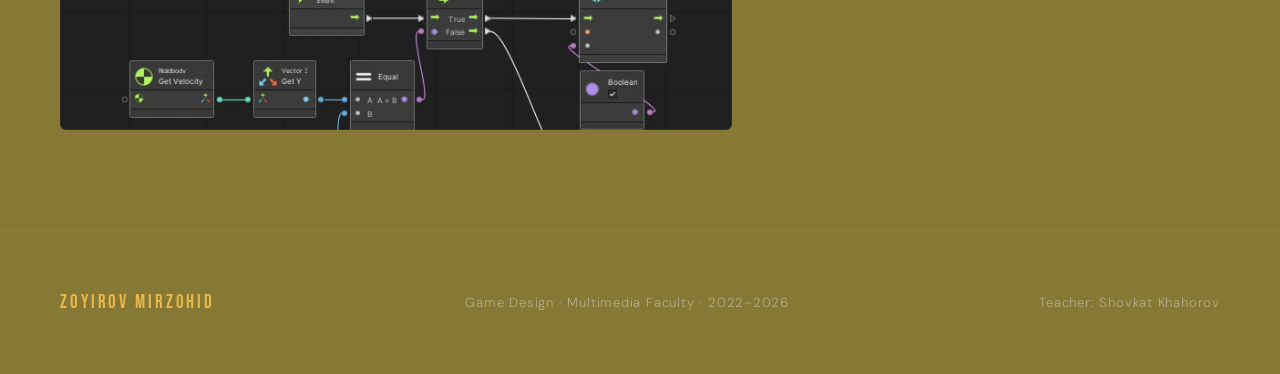
<file: gamedesign.html>
<!DOCTYPE html>
<html lang="uz">
<head>
<meta charset="UTF-8">
<meta name="viewport" content="width=device-width, initial-scale=1.0">
<title>Video Shooting — Multimedia Portfolio</title>
<link href="https://fonts.googleapis.com/css2?family=Bebas+Neue&family=DM+Sans:ital,wght@0,300;0,400;0,500;1,300&display=swap" rel="stylesheet">
<style>
  :root {
    --bg: #857935;
    --surface: #7d9150;
    --card: #a6a773;
    --border: rgba(255,255,255,0.06);
    --gold: #E8B84B;
    --gold-dim: rgba(232,184,75,0.15);
    --red: #C0392B;
    --text: #F0EEE8;
    --muted: rgba(240,238,232,0.45);
    --accent: #2E86C1;
  }

  *, *::before, *::after { margin: 0; padding: 0; box-sizing: border-box; }

  html { scroll-behavior: smooth; }

  body {
    background: var(--bg);
    color: var(--text);
    font-family: 'DM Sans', sans-serif;
    font-weight: 300;
    overflow-x: hidden;
    cursor: none;
  }

  /* Custom cursor */
  .cursor {
    position: fixed;
    width: 10px; height: 10px;
    background: var(--gold);
    border-radius: 50%;
    pointer-events: none;
    z-index: 9999;
    transition: transform 0.15s ease;
    mix-blend-mode: difference;
  }
  .cursor-ring {
    position: fixed;
    width: 36px; height: 36px;
    border: 1px solid rgba(232,184,75,0.5);
    border-radius: 50%;
    pointer-events: none;
    z-index: 9998;
    transition: all 0.3s ease;
  }

  /* Noise overlay */
  body::before {
    content: '';
    position: fixed;
    inset: 0;
    background-image: url("data:image/svg+xml,%3Csvg viewBox='0 0 256 256' xmlns='http://www.w3.org/2000/svg'%3E%3Cfilter id='n'%3E%3CfeTurbulence type='fractalNoise' baseFrequency='0.9' numOctaves='4' stitchTiles='stitch'/%3E%3C/filter%3E%3Crect width='100%25' height='100%25' filter='url(%23n)' opacity='0.04'/%3E%3C/svg%3E");
    pointer-events: none;
    z-index: 9000;
    opacity: 0.4;
  }

  /* ─── NAV ─── */
  nav {
    position: fixed;
    top: 0; width: 100%;
    padding: 22px 60px;
    display: flex;
    justify-content: space-between;
    align-items: center;
    z-index: 100;
    background: linear-gradient(to bottom, rgba(8,10,15,0.9), transparent);
    backdrop-filter: blur(4px);
  }
  .nav-back {
    display: flex; align-items: center; gap: 10px;
    color: var(--muted);
    text-decoration: none;
    font-size: 0.85rem;
    letter-spacing: 0.1em;
    text-transform: uppercase;
    transition: color 0.3s;
  }
  .nav-back:hover { color: var(--gold); }
  .nav-back svg { width: 16px; }
  .nav-logo {
    font-family: 'Bebas Neue', sans-serif;
    font-size: 1.4rem;
    letter-spacing: 0.15em;
    color: var(--gold);
  }

  /* ─── HERO ─── */
  .hero {
    position: relative;
    height: 100vh;
    display: flex;
    align-items: flex-end;
    padding: 0 60px 80px;
    overflow: hidden;
  }

  .hero-bg {
    position: absolute; inset: 0;
    background:
      radial-gradient(ellipse 80% 60% at 60% 40%, rgba(192,57,43,0.12), transparent),
      radial-gradient(ellipse 60% 80% at 10% 80%, rgba(46,134,193,0.08), transparent),
      linear-gradient(180deg, rgba(73, 199, 130, 0) 0%, var(--bg) 100%);
    z-index: 1;
  }

  /* Filmstrip decoration */
  .filmstrip {
    position: absolute;
    top: 0; right: 0;
    width: 260px; height: 100%;
    display: flex;
    flex-direction: column;
    gap: 0;
    overflow: hidden;
    opacity: 0.12;
    z-index: 0;
  }
  .filmstrip-track {
    width: 100%; height: 100%;
    background: repeating-linear-gradient(
      to bottom,
      #fff 0px, #fff 18px,
      transparent 18px, transparent 36px
    );
    position: absolute;
    left: 12px; width: 22px;
  }
  .filmstrip-track.right { left: auto; right: 12px; }
  .filmstrip-frames {
    position: absolute;
    left: 46px; right: 46px; top: 0; bottom: 0;
    display: flex;
    flex-direction: column;
    gap: 6px;
    padding: 6px 0;
  }
  .filmstrip-frame {
    flex: 1;
    background: rgba(255,255,255,0.08);
    border-radius: 2px;
    min-height: 50px;
  }

  /* Record indicator */
  .rec-badge {
    position: absolute;
    top: 120px; left: 60px;
    display: flex; align-items: center; gap: 8px;
    font-size: 0.75rem;
    letter-spacing: 0.2em;
    text-transform: uppercase;
    color: var(--red);
    z-index: 2;
    animation: recPulse 2s ease-in-out infinite;
  }
  .rec-dot {
    width: 8px; height: 8px;
    background: var(--red);
    border-radius: 50%;
    animation: dotBlink 1.2s ease-in-out infinite;
  }
  @keyframes dotBlink { 0%,100%{opacity:1} 50%{opacity:0} }
  @keyframes recPulse { 0%,100%{opacity:1} 50%{opacity:0.6} }

  .hero-content {
    position: relative; z-index: 2;
    max-width: 900px;
  }
  .hero-tag {
    font-size: 0.75rem;
    letter-spacing: 0.25em;
    text-transform: uppercase;
    color: var(--gold);
    margin-bottom: 20px;
    display: flex; align-items: center; gap: 12px;
  }
  .hero-tag::before {
    content: '';
    display: block;
    width: 40px; height: 1px;
    background: var(--gold);
  }
  .hero-title {
    font-family: 'Bebas Neue', sans-serif;
    font-size: clamp(4rem, 10vw, 9rem);
    line-height: 0.92;
    letter-spacing: 0.04em;
    margin-bottom: 30px;
  }
  .hero-title span { color: var(--gold); }
  .hero-desc {
    max-width: 520px;
    color: var(--muted);
    line-height: 1.75;
    font-size: 1rem;
    border-left: 2px solid var(--gold);
    padding-left: 20px;
  }

  /* ─── SECTION BASE ─── */
  section { padding: 100px 60px; }

  /* ─── INFO STRIP ─── */
  .info-strip {
    display: grid;
    grid-template-columns: 1fr 1fr 1fr;
    gap: 1px;
    background: var(--border);
    border-top: 1px solid var(--border);
    border-bottom: 1px solid var(--border);
    padding: 0;
  }
  .info-block {
    background: var(--bg);
    padding: 50px 60px;
    transition: background 0.3s;
  }
  .info-block:hover { background: var(--surface); }
  .info-label {
    font-size: 0.7rem;
    letter-spacing: 0.25em;
    text-transform: uppercase;
    color: var(--gold);
    margin-bottom: 16px;
  }
  .info-value {
    font-size: 1.1rem;
    font-weight: 400;
    line-height: 1.5;
  }
  .info-value .name {
    font-size: 1.4rem;
    font-weight: 500;
    display: block;
  }
  .info-value .role {
    color: var(--muted);
    font-size: 0.9rem;
  }

  /* ─── SUBJECT INFO ─── */
  .subject-section {
    display: grid;
    grid-template-columns: 1fr 1fr;
    gap: 80px;
    align-items: start;
  }
  .section-eyebrow {
    font-size: 0.7rem;
    letter-spacing: 0.3em;
    text-transform: uppercase;
    color: var(--gold);
    margin-bottom: 24px;
  }
  .section-heading {
    font-family: 'Bebas Neue', sans-serif;
    font-size: clamp(2.5rem, 5vw, 4.5rem);
    line-height: 1;
    letter-spacing: 0.04em;
    margin-bottom: 30px;
  }
  .body-text {
    color: var(--muted);
    line-height: 1.85;
    font-size: 0.97rem;
    margin-bottom: 20px;
  }
  .topic-list {
    list-style: none;
    display: flex;
    flex-direction: column;
    gap: 12px;
    margin-top: 30px;
  }
  .topic-list li {
    display: flex; align-items: center; gap: 14px;
    font-size: 0.93rem;
  }
  .topic-list li::before {
    content: '';
    width: 6px; height: 6px;
    border: 1px solid var(--gold);
    border-radius: 50%;
    flex-shrink: 0;
  }

  /* Stat boxes */
  .stat-boxes {
    display: grid;
    grid-template-columns: 1fr 1fr;
    gap: 16px;
    margin-top: 40px;
  }
  .stat-box {
    background: var(--card);
    border: 1px solid var(--border);
    padding: 28px 24px;
    border-radius: 6px;
    transition: border-color 0.3s, transform 0.3s;
  }
  .stat-box:hover { border-color: var(--gold); transform: translateY(-4px); }
  .stat-num {
    font-family: 'Bebas Neue', sans-serif;
    font-size: 2.8rem;
    color: var(--gold);
    line-height: 1;
    margin-bottom: 6px;
  }
  .stat-label { color: var(--muted); font-size: 0.82rem; }

  /* ─── TOOLS & EQUIPMENT ─── */
  .tools-section { background: var(--surface); }
  .tools-grid {
    display: grid;
    grid-template-columns: repeat(auto-fit, minmax(200px, 1fr));
    gap: 16px;
    margin-top: 60px;
  }
  .tool-card {
    background: var(--card);
    border: 1px solid var(--border);
    border-radius: 8px;
    padding: 32px 24px;
    text-align: center;
    transition: all 0.35s cubic-bezier(0.23, 1, 0.32, 1);
    position: relative;
    overflow: hidden;
  }
  .tool-card::before {
    content: '';
    position: absolute;
    bottom: 0; left: 0; right: 0;
    height: 2px;
    background: var(--gold);
    transform: scaleX(0);
    transition: transform 0.35s ease;
  }
  .tool-card:hover { transform: translateY(-8px); border-color: rgba(232,184,75,0.3); }
  .tool-card:hover::before { transform: scaleX(1); }
  .tool-icon {
    font-size: 2.2rem;
    margin-bottom: 16px;
    display: block;
  }
  .tool-name { font-size: 1rem; font-weight: 500; margin-bottom: 6px; }
  .tool-type { font-size: 0.75rem; color: var(--gold); letter-spacing: 0.1em; text-transform: uppercase; }

  /* ─── GALLERY ─── */
  .gallery-section {}
  .gallery-header {
    display: flex;
    justify-content: space-between;
    align-items: flex-end;
    margin-bottom: 50px;
  }
  .gallery-filter {
    display: flex; gap: 8px;
  }
  .filter-btn {
    padding: 8px 18px;
    border: 1px solid var(--border);
    background: transparent;
    color: var(--muted);
    border-radius: 100px;
    font-family: 'DM Sans', sans-serif;
    font-size: 0.8rem;
    letter-spacing: 0.08em;
    cursor: none;
    transition: all 0.25s;
  }
  .filter-btn:hover, .filter-btn.active {
    background: var(--gold);
    border-color: var(--gold);
    color: #000;
  }

  .gallery-grid {
    display: grid;
    grid-template-columns: repeat(12, 1fr);
    grid-auto-rows: 80px;
    gap: 12px;
  }
  .gallery-item {
    position: relative;
    overflow: hidden;
    border-radius: 6px;
    background: var(--card);
    border: 1px solid var(--border);
    cursor: none;
  }
  .gallery-item:nth-child(1) { grid-column: span 7; grid-row: span 4; }
  .gallery-item:nth-child(2) { grid-column: span 5; grid-row: span 2; }
  .gallery-item:nth-child(3) { grid-column: span 5; grid-row: span 2; }
  .gallery-item:nth-child(4) { grid-column: span 4; grid-row: span 3; }
  .gallery-item:nth-child(5) { grid-column: span 4; grid-row: span 3; }
  .gallery-item:nth-child(6) { grid-column: span 4; grid-row: span 3; }
  .gallery-item:nth-child(7) { grid-column: span 6; grid-row: span 3; }
  .gallery-item:nth-child(8) { grid-column: span 6; grid-row: span 3; }

  .gallery-placeholder {
    width: 100%; height: 100%;
    display: flex;
    flex-direction: column;
    align-items: center;
    justify-content: center;
    gap: 10px;
    opacity: 0.3;
    font-size: 2rem;
    color: var(--gold);
  }
  .gallery-placeholder span { font-size: 0.7rem; letter-spacing: 0.15em; opacity: 0.6; text-transform: uppercase; font-family: 'DM Sans'; }

  .gallery-overlay {
    position: absolute; inset: 0;
    background: linear-gradient(to top, rgba(194, 179, 41, 0.92), transparent 50%);
    opacity: 0;
    transition: opacity 0.35s ease;
    display: flex;
    flex-direction: column;
    justify-content: flex-end;
    padding: 24px;
  }
  .gallery-item:hover .gallery-overlay { opacity: 1; }
  .gallery-item:hover { border-color: rgba(232,184,75,0.4); }
  .overlay-title { font-size: 0.95rem; font-weight: 500; margin-bottom: 4px; }
  .overlay-tag {
    font-size: 0.7rem;
    letter-spacing: 0.15em;
    text-transform: uppercase;
    color: var(--gold);
  }

  /* Animated frame border on hover */
  .gallery-item::after {
    content: '';
    position: absolute; inset: 8px;
    border: 1px solid var(--gold);
    opacity: 0;
    transition: opacity 0.35s, inset 0.35s;
    border-radius: 2px;
    pointer-events: none;
  }
  .gallery-item:hover::after { opacity: 0.4; inset: 6px; }

  /* Lightbox */
  .lightbox {
    position: fixed; inset: 0;
    background: rgba(8,10,15,0.96);
    z-index: 9990;
    display: flex;
    align-items: center;
    justify-content: center;
    opacity: 0;
    pointer-events: none;
    transition: opacity 0.3s;
  }
  .lightbox.active { opacity: 1; pointer-events: all; }
  .lightbox-inner {
    max-width: 800px; width: 90%;
    text-align: center;
  }
  .lightbox-box {
    width: 100%; aspect-ratio: 16/9;
    background-image: url(gamedesign.jpg);
    background-size: contain;
    border: 1px solid var(--border);
    border-radius: 8px;
    display: flex; align-items: center; justify-content: center;
    font-size: 3rem;
    margin-bottom: 20px;
    opacity: 0.4;
  }
  .lightbox-title { font-size: 1.3rem; margin-bottom: 8px; }
  .lightbox-desc { color: var(--muted); font-size: 0.9rem; }
  .lightbox-close {
    position: absolute;
    top: 30px; right: 40px;
    background: none; border: none;
    color: var(--muted);
    font-size: 2rem;
    cursor: none;
    transition: color 0.2s;
  }
  .lightbox-close:hover { color: var(--gold); }

  /* ─── SKILLS ─── */
  .skills-section { background: var(--surface); }
  .skills-row {
    display: grid;
    grid-template-columns: repeat(auto-fit, minmax(280px, 1fr));
    gap: 30px;
    margin-top: 60px;
  }
  .skill-item { }
  .skill-header {
    display: flex;
    justify-content: space-between;
    margin-bottom: 12px;
    font-size: 0.9rem;
  }
  .skill-pct { color: var(--gold); font-family: 'Bebas Neue'; font-size: 1.1rem; }
  .skill-bar {
    height: 2px;
    background: var(--border);
    border-radius: 2px;
    overflow: visible;
    position: relative;
  }
  .skill-fill {
    height: 100%;
    background: var(--gold);
    border-radius: 2px;
    width: 0;
    transition: width 1.4s cubic-bezier(0.23, 1, 0.32, 1);
    position: relative;
  }
  .skill-fill::after {
    content: '';
    position: absolute;
    right: 0; top: 50%;
    transform: translateY(-50%);
    width: 8px; height: 8px;
    background: var(--gold);
    border-radius: 50%;
    box-shadow: 0 0 12px var(--gold);
  }

  /* ─── FOOTER ─── */
  footer {
    padding: 60px;
    border-top: 1px solid var(--border);
    display: flex;
    justify-content: space-between;
    align-items: center;
    color: var(--muted);
    font-size: 0.82rem;
    letter-spacing: 0.06em;
  }
  .footer-logo {
    font-family: 'Bebas Neue', sans-serif;
    font-size: 1.2rem;
    color: var(--gold);
    letter-spacing: 0.15em;
  }

  /* ─── SCROLL REVEAL ─── */
  .reveal { opacity: 0; transform: translateY(40px); transition: opacity 0.8s ease, transform 0.8s ease; }
  .reveal.visible { opacity: 1; transform: none; }

  @media (max-width: 900px) {
    nav, section, .info-block, footer { padding-left: 24px; padding-right: 24px; }
    .hero { padding: 0 24px 60px; }
    .subject-section { grid-template-columns: 1fr; gap: 40px; }
    .info-strip { grid-template-columns: 1fr; }
    .gallery-grid { grid-template-columns: 1fr 1fr; grid-auto-rows: 120px; }
    .gallery-item { grid-column: span 1 !important; grid-row: span 2 !important; }
    .gallery-header { flex-direction: column; align-items: flex-start; gap: 20px; }
    .hero-title { font-size: 3.5rem; }
    .filmstrip { display: none; }
  }
</style>
</head>
<body>

<div class="cursor" id="cursor"></div>
<div class="cursor-ring" id="cursorRing"></div>

<!-- LIGHTBOX -->
<div class="lightbox" id="lightbox">
  <button class="lightbox-close" id="lbClose">×</button>
  <div class="lightbox-inner">
    <div class="lightbox-box">
      
    </div>
    <div class="lightbox-title" id="lbTitle"></div>
    <div class="lightbox-desc" id="lbDesc"></div>
  </div>
</div>

<!-- NAV -->
<nav>
  <a href="index.html" class="nav-back">
    <svg viewBox="0 0 24 24" fill="none" stroke="currentColor" stroke-width="2"><path d="M19 12H5M12 5l-7 7 7 7"/></svg>
    Portfolio
  </a>
  <div class="nav-logo">Game Design</div>
</nav>

<!-- HERO -->
<section class="hero" id="top">
  <div class="hero-bg"></div>

  <div class="filmstrip">
    <div class="filmstrip-track"></div>
    <div class="filmstrip-track right"></div>
    <div class="filmstrip-frames">
      <div class="filmstrip-frame"></div><div class="filmstrip-frame"></div>
      <div class="filmstrip-frame"></div><div class="filmstrip-frame"></div>
      <div class="filmstrip-frame"></div><div class="filmstrip-frame"></div>
      <div class="filmstrip-frame"></div><div class="filmstrip-frame"></div>
      <div class="filmstrip-frame"></div><div class="filmstrip-frame"></div>
    </div>
  </div>

  <div class="rec-badge"><div class="rec-dot"></div> REC</div>

  <div class="hero-content">
    <div class="hero-tag">Multimedia Faculty · 2022–2026</div>
    <h1 class="hero-title">Game Design<br></h1>
    <p class="hero-desc">
      Level Design • UX • Character Design
    </p>
  </div>
</section>

<!-- INFO STRIP -->
<div class="info-strip reveal">
  <div class="info-block">
    <div class="info-label">O'qituvchi</div>
    <div class="info-value">
      <span class="name">Teacher: Shovkat Khahorov</span>
      <span class="role">Teacher: Shovkat Khahorov
</span>
    </div>
  </div>
  <div class="info-block">
    <div class="info-label">Fan Davomiyligi</div>
    <div class="info-value">
      <span class="name">4 Yil</span>
      <span class="role">Nazariy va amaliy mashg'ulotlar</span>
    </div>
  </div>
  <div class="info-block">
    <div class="info-label">Yo'nalish</div>
    <div class="info-value">
      <span class="name">Multimedia</span>
      <span class="role">Game Design</span>
    </div>
  </div>
</div>



<!-- GALLERY -->
<section class="gallery-section">
  <div class="gallery-header reveal">
    <div>
      <div class="section-eyebrow">Ishlar Gallereya</div>
      <h2 class="section-heading">Loyihalar</h2>
    </div>
    <div class="gallery-filter">
      <button class="filter-btn active" data-filter="all">Barchasi</button>
      <button class="filter-btn" data-filter="portrait">Portret</button>
      <button class="filter-btn" data-filter="commercial">Reklama</button>
      <button class="filter-btn" data-filter="documentary">Hujjatli</button>
    </div>
  </div>

  <div class="gallery-grid" id="galleryGrid">

    <div class="gallery-item reveal" style="background-image: url(gamedesign.jpg); background-size: cover;" data-category="portrait" data-title="Portret Video — 01" data-desc="Tabiiy yorug'likda portret videoshooting. Kompozitsiya va chuqurlik o'yini.">
      <div class="gallery-placeholder"><span></span></div>
      <div class="gallery-overlay">
        <div class="overlay-title">Portret Video — 01</div>
        <div class="overlay-tag">Portret · Studio</div>
      </div>
    </div>

    <div class="gallery-item reveal" style="background-image: url(gamedesign2.jpg); background-size: cover;" data-category="commercial" data-title="Mahsulot Reklama — A" data-desc="Brend uchun mini-reklama. Makro kadrlar va dinamik montaj.">
      <div class="gallery-placeholder"><span></span></div>
      <div class="gallery-overlay">
        <div class="overlay-title">Mahsulot Reklama — A</div>
        <div class="overlay-tag">Tijorat · Reklama</div>
      </div>
    </div>


  </div>
</section>

<!-- FOOTER -->
<footer class="reveal">
  <div class="footer-logo">Zoyirov Mirzohid</div>
  <div>Game Design · Multimedia Faculty · 2022–2026</div>
  <div>Teacher: Shovkat Khahorov</div>
</footer>

<script>
  // Cursor
  const cursor = document.getElementById('cursor');
  const ring = document.getElementById('cursorRing');
  let mx = 0, my = 0, rx = 0, ry = 0;
  document.addEventListener('mousemove', e => { mx = e.clientX; my = e.clientY; });
  function animateCursor() {
    cursor.style.left = mx - 5 + 'px';
    cursor.style.top = my - 5 + 'px';
    rx += (mx - rx) * 0.12;
    ry += (my - ry) * 0.12;
    ring.style.left = rx - 18 + 'px';
    ring.style.top = ry - 18 + 'px';
    requestAnimationFrame(animateCursor);
  }
  animateCursor();
  document.querySelectorAll('a, button, .gallery-item, .tool-card, .stat-box').forEach(el => {
    el.addEventListener('mouseenter', () => { cursor.style.transform = 'scale(2.5)'; ring.style.transform = 'scale(0.6)'; });
    el.addEventListener('mouseleave', () => { cursor.style.transform = 'scale(1)'; ring.style.transform = 'scale(1)'; });
  });

  // Reveal on scroll
  const revealEls = document.querySelectorAll('.reveal');
  const io = new IntersectionObserver((entries) => {
    entries.forEach(e => {
      if (e.isIntersecting) {
        e.target.classList.add('visible');
        // Skill fill
        const fill = e.target.querySelector('.skill-fill');
        if (fill) fill.style.width = fill.dataset.w + '%';
      }
    });
  }, { threshold: 0.1 });
  revealEls.forEach(el => io.observe(el));

  // Stagger children
  document.querySelectorAll('.tools-grid, .stat-boxes, .skills-row').forEach(grid => {
    Array.from(grid.children).forEach((child, i) => {
      child.style.transitionDelay = (i * 0.08) + 's';
    });
  });

  // Gallery filter
  document.querySelectorAll('.filter-btn').forEach(btn => {
    btn.addEventListener('click', () => {
      document.querySelectorAll('.filter-btn').forEach(b => b.classList.remove('active'));
      btn.classList.add('active');
      const f = btn.dataset.filter;
      document.querySelectorAll('.gallery-item').forEach(item => {
        if (f === 'all' || item.dataset.category === f) {
          item.style.opacity = '1';
          item.style.pointerEvents = 'all';
        } else {
          item.style.opacity = '0.15';
          item.style.pointerEvents = 'none';
        }
      });
    });
  });

  // Lightbox
  const lb = document.getElementById('lightbox');
  document.querySelectorAll('.gallery-item').forEach(item => {
    item.addEventListener('click', () => {
      document.getElementById('lbTitle').textContent = item.dataset.title;
      document.getElementById('lbDesc').textContent = item.dataset.desc;
      lb.classList.add('active');
    });
  });
  document.getElementById('lbClose').addEventListener('click', () => lb.classList.remove('active'));
  lb.addEventListener('click', e => { if (e.target === lb) lb.classList.remove('active'); });
</script>
</body>
</html>
</file>
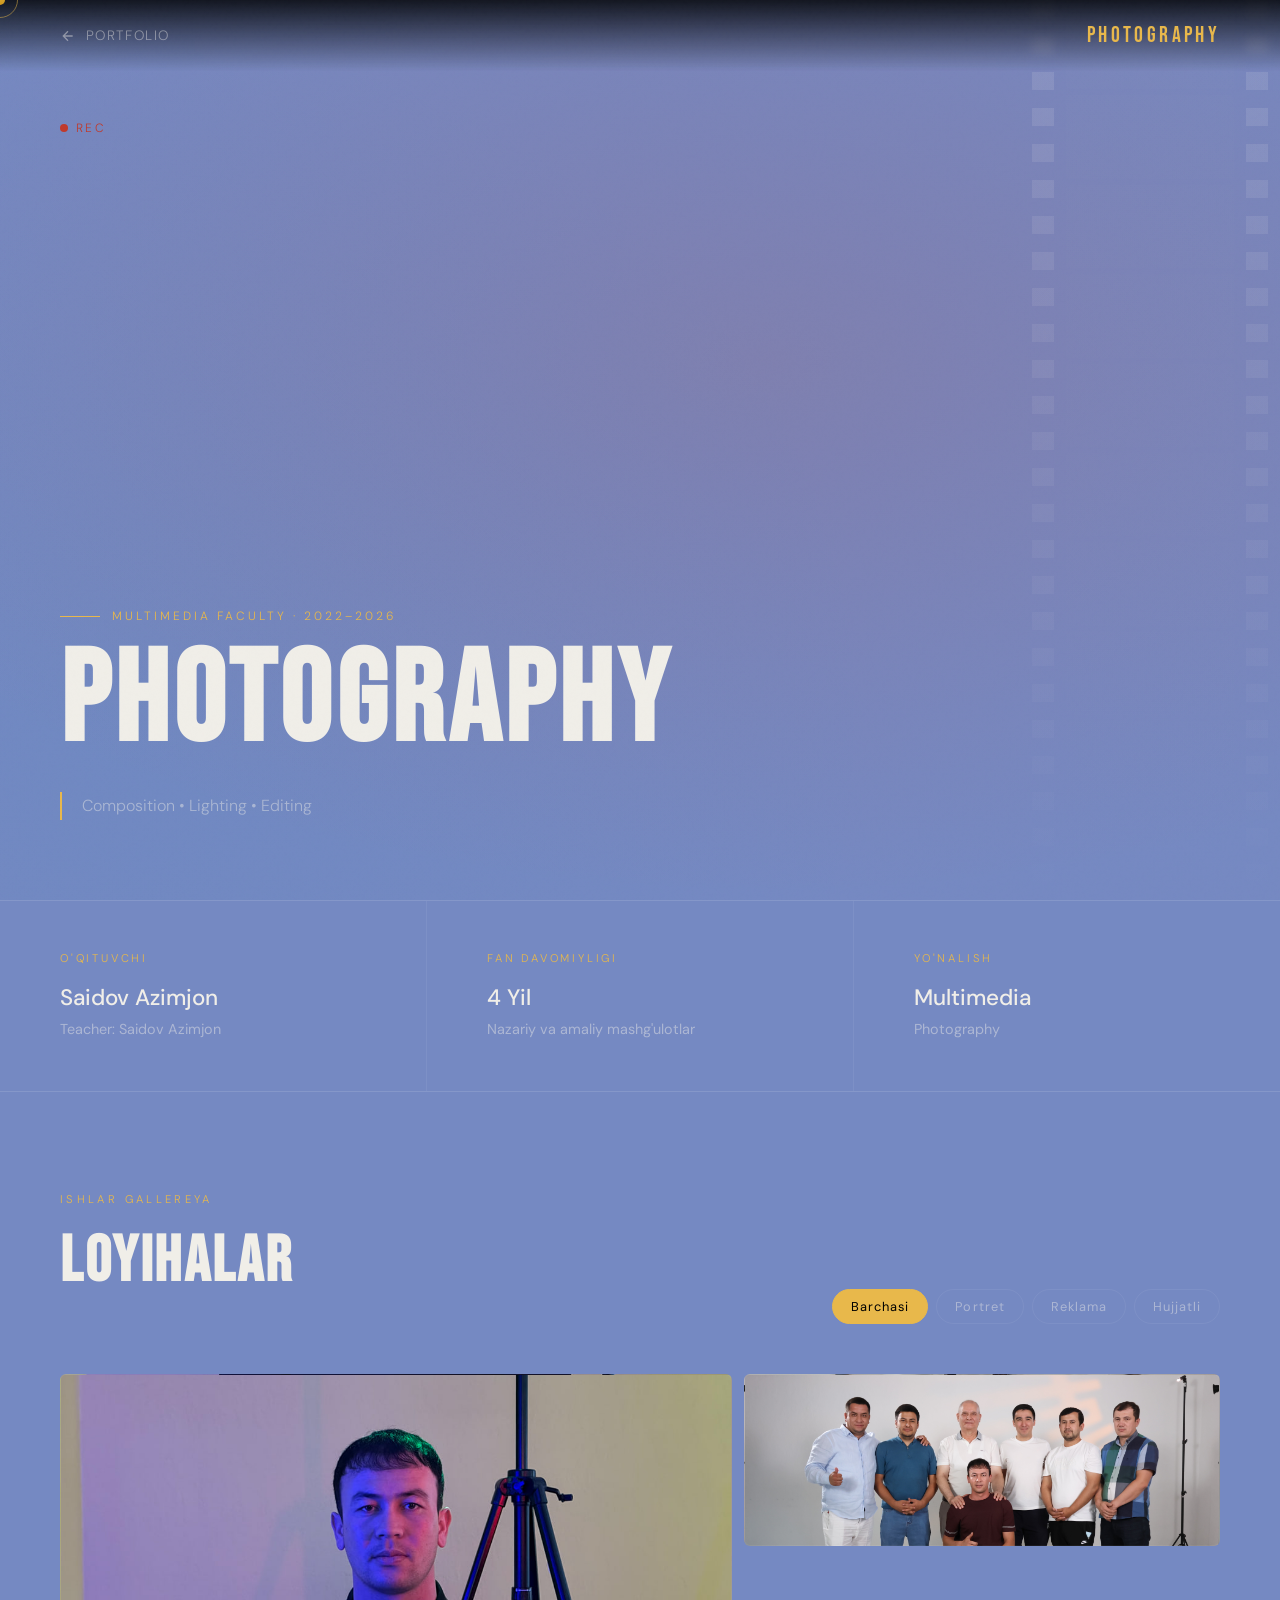
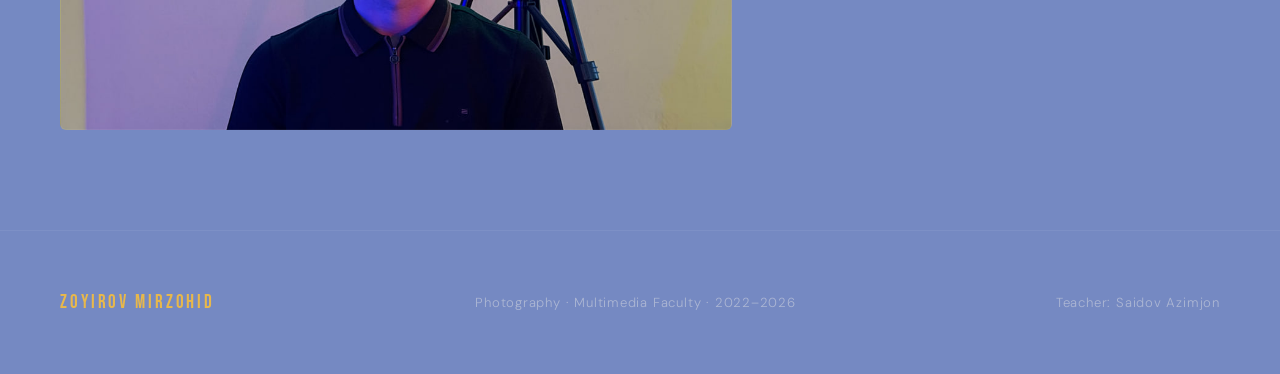
<file: photoshooting.html>
<!DOCTYPE html>
<html lang="uz">
<head>
<meta charset="UTF-8">
<meta name="viewport" content="width=device-width, initial-scale=1.0">
<title>Video Shooting — Multimedia Portfolio</title>
<link href="https://fonts.googleapis.com/css2?family=Bebas+Neue&family=DM+Sans:ital,wght@0,300;0,400;0,500;1,300&display=swap" rel="stylesheet">
<style>
  :root {
    --bg: #7589c2;
    --surface: #6246c7;
    --card: #5da9f0;
    --border: rgba(255,255,255,0.06);
    --gold: #E8B84B;
    --gold-dim: rgba(232,184,75,0.15);
    --red: #C0392B;
    --text: #F0EEE8;
    --muted: rgba(240,238,232,0.45);
    --accent: #2E86C1;
  }

  *, *::before, *::after { margin: 0; padding: 0; box-sizing: border-box; }

  html { scroll-behavior: smooth; }

  body {
    background: var(--bg);
    color: var(--text);
    font-family: 'DM Sans', sans-serif;
    font-weight: 300;
    overflow-x: hidden;
    cursor: none;
  }

  /* Custom cursor */
  .cursor {
    position: fixed;
    width: 10px; height: 10px;
    background: var(--gold);
    border-radius: 50%;
    pointer-events: none;
    z-index: 9999;
    transition: transform 0.15s ease;
    mix-blend-mode: difference;
  }
  .cursor-ring {
    position: fixed;
    width: 36px; height: 36px;
    border: 1px solid rgba(232,184,75,0.5);
    border-radius: 50%;
    pointer-events: none;
    z-index: 9998;
    transition: all 0.3s ease;
  }

  /* Noise overlay */
  body::before {
    content: '';
    position: fixed;
    inset: 0;
    background-image: url("data:image/svg+xml,%3Csvg viewBox='0 0 256 256' xmlns='http://www.w3.org/2000/svg'%3E%3Cfilter id='n'%3E%3CfeTurbulence type='fractalNoise' baseFrequency='0.9' numOctaves='4' stitchTiles='stitch'/%3E%3C/filter%3E%3Crect width='100%25' height='100%25' filter='url(%23n)' opacity='0.04'/%3E%3C/svg%3E");
    pointer-events: none;
    z-index: 9000;
    opacity: 0.4;
  }

  /* ─── NAV ─── */
  nav {
    position: fixed;
    top: 0; width: 100%;
    padding: 22px 60px;
    display: flex;
    justify-content: space-between;
    align-items: center;
    z-index: 100;
    background: linear-gradient(to bottom, rgba(8,10,15,0.9), transparent);
    backdrop-filter: blur(4px);
  }
  .nav-back {
    display: flex; align-items: center; gap: 10px;
    color: var(--muted);
    text-decoration: none;
    font-size: 0.85rem;
    letter-spacing: 0.1em;
    text-transform: uppercase;
    transition: color 0.3s;
  }
  .nav-back:hover { color: var(--gold); }
  .nav-back svg { width: 16px; }
  .nav-logo {
    font-family: 'Bebas Neue', sans-serif;
    font-size: 1.4rem;
    letter-spacing: 0.15em;
    color: var(--gold);
  }

  /* ─── HERO ─── */
  .hero {
    position: relative;
    height: 100vh;
    display: flex;
    align-items: flex-end;
    padding: 0 60px 80px;
    overflow: hidden;
  }

  .hero-bg {
    position: absolute; inset: 0;
    background:
      radial-gradient(ellipse 80% 60% at 60% 40%, rgba(192,57,43,0.12), transparent),
      radial-gradient(ellipse 60% 80% at 10% 80%, rgba(46,134,193,0.08), transparent),
      linear-gradient(180deg, rgba(73, 199, 130, 0) 0%, var(--bg) 100%);
    z-index: 1;
  }

  /* Filmstrip decoration */
  .filmstrip {
    position: absolute;
    top: 0; right: 0;
    width: 260px; height: 100%;
    display: flex;
    flex-direction: column;
    gap: 0;
    overflow: hidden;
    opacity: 0.12;
    z-index: 0;
  }
  .filmstrip-track {
    width: 100%; height: 100%;
    background: repeating-linear-gradient(
      to bottom,
      #fff 0px, #fff 18px,
      transparent 18px, transparent 36px
    );
    position: absolute;
    left: 12px; width: 22px;
  }
  .filmstrip-track.right { left: auto; right: 12px; }
  .filmstrip-frames {
    position: absolute;
    left: 46px; right: 46px; top: 0; bottom: 0;
    display: flex;
    flex-direction: column;
    gap: 6px;
    padding: 6px 0;
  }
  .filmstrip-frame {
    flex: 1;
    background: rgba(255,255,255,0.08);
    border-radius: 2px;
    min-height: 50px;
  }

  /* Record indicator */
  .rec-badge {
    position: absolute;
    top: 120px; left: 60px;
    display: flex; align-items: center; gap: 8px;
    font-size: 0.75rem;
    letter-spacing: 0.2em;
    text-transform: uppercase;
    color: var(--red);
    z-index: 2;
    animation: recPulse 2s ease-in-out infinite;
  }
  .rec-dot {
    width: 8px; height: 8px;
    background: var(--red);
    border-radius: 50%;
    animation: dotBlink 1.2s ease-in-out infinite;
  }
  @keyframes dotBlink { 0%,100%{opacity:1} 50%{opacity:0} }
  @keyframes recPulse { 0%,100%{opacity:1} 50%{opacity:0.6} }

  .hero-content {
    position: relative; z-index: 2;
    max-width: 900px;
  }
  .hero-tag {
    font-size: 0.75rem;
    letter-spacing: 0.25em;
    text-transform: uppercase;
    color: var(--gold);
    margin-bottom: 20px;
    display: flex; align-items: center; gap: 12px;
  }
  .hero-tag::before {
    content: '';
    display: block;
    width: 40px; height: 1px;
    background: var(--gold);
  }
  .hero-title {
    font-family: 'Bebas Neue', sans-serif;
    font-size: clamp(4rem, 10vw, 9rem);
    line-height: 0.92;
    letter-spacing: 0.04em;
    margin-bottom: 30px;
  }
  .hero-title span { color: var(--gold); }
  .hero-desc {
    max-width: 520px;
    color: var(--muted);
    line-height: 1.75;
    font-size: 1rem;
    border-left: 2px solid var(--gold);
    padding-left: 20px;
  }

  /* ─── SECTION BASE ─── */
  section { padding: 100px 60px; }

  /* ─── INFO STRIP ─── */
  .info-strip {
    display: grid;
    grid-template-columns: 1fr 1fr 1fr;
    gap: 1px;
    background: var(--border);
    border-top: 1px solid var(--border);
    border-bottom: 1px solid var(--border);
    padding: 0;
  }
  .info-block {
    background: var(--bg);
    padding: 50px 60px;
    transition: background 0.3s;
  }
  .info-block:hover { background: var(--surface); }
  .info-label {
    font-size: 0.7rem;
    letter-spacing: 0.25em;
    text-transform: uppercase;
    color: var(--gold);
    margin-bottom: 16px;
  }
  .info-value {
    font-size: 1.1rem;
    font-weight: 400;
    line-height: 1.5;
  }
  .info-value .name {
    font-size: 1.4rem;
    font-weight: 500;
    display: block;
  }
  .info-value .role {
    color: var(--muted);
    font-size: 0.9rem;
  }

  /* ─── SUBJECT INFO ─── */
  .subject-section {
    display: grid;
    grid-template-columns: 1fr 1fr;
    gap: 80px;
    align-items: start;
  }
  .section-eyebrow {
    font-size: 0.7rem;
    letter-spacing: 0.3em;
    text-transform: uppercase;
    color: var(--gold);
    margin-bottom: 24px;
  }
  .section-heading {
    font-family: 'Bebas Neue', sans-serif;
    font-size: clamp(2.5rem, 5vw, 4.5rem);
    line-height: 1;
    letter-spacing: 0.04em;
    margin-bottom: 30px;
  }
  .body-text {
    color: var(--muted);
    line-height: 1.85;
    font-size: 0.97rem;
    margin-bottom: 20px;
  }
  .topic-list {
    list-style: none;
    display: flex;
    flex-direction: column;
    gap: 12px;
    margin-top: 30px;
  }
  .topic-list li {
    display: flex; align-items: center; gap: 14px;
    font-size: 0.93rem;
  }
  .topic-list li::before {
    content: '';
    width: 6px; height: 6px;
    border: 1px solid var(--gold);
    border-radius: 50%;
    flex-shrink: 0;
  }

  /* Stat boxes */
  .stat-boxes {
    display: grid;
    grid-template-columns: 1fr 1fr;
    gap: 16px;
    margin-top: 40px;
  }
  .stat-box {
    background: var(--card);
    border: 1px solid var(--border);
    padding: 28px 24px;
    border-radius: 6px;
    transition: border-color 0.3s, transform 0.3s;
  }
  .stat-box:hover { border-color: var(--gold); transform: translateY(-4px); }
  .stat-num {
    font-family: 'Bebas Neue', sans-serif;
    font-size: 2.8rem;
    color: var(--gold);
    line-height: 1;
    margin-bottom: 6px;
  }
  .stat-label { color: var(--muted); font-size: 0.82rem; }

  /* ─── TOOLS & EQUIPMENT ─── */
  .tools-section { background: var(--surface); }
  .tools-grid {
    display: grid;
    grid-template-columns: repeat(auto-fit, minmax(200px, 1fr));
    gap: 16px;
    margin-top: 60px;
  }
  .tool-card {
    background: var(--card);
    border: 1px solid var(--border);
    border-radius: 8px;
    padding: 32px 24px;
    text-align: center;
    transition: all 0.35s cubic-bezier(0.23, 1, 0.32, 1);
    position: relative;
    overflow: hidden;
  }
  .tool-card::before {
    content: '';
    position: absolute;
    bottom: 0; left: 0; right: 0;
    height: 2px;
    background: var(--gold);
    transform: scaleX(0);
    transition: transform 0.35s ease;
  }
  .tool-card:hover { transform: translateY(-8px); border-color: rgba(232,184,75,0.3); }
  .tool-card:hover::before { transform: scaleX(1); }
  .tool-icon {
    font-size: 2.2rem;
    margin-bottom: 16px;
    display: block;
  }
  .tool-name { font-size: 1rem; font-weight: 500; margin-bottom: 6px; }
  .tool-type { font-size: 0.75rem; color: var(--gold); letter-spacing: 0.1em; text-transform: uppercase; }

  /* ─── GALLERY ─── */
  .gallery-section {}
  .gallery-header {
    display: flex;
    justify-content: space-between;
    align-items: flex-end;
    margin-bottom: 50px;
  }
  .gallery-filter {
    display: flex; gap: 8px;
  }
  .filter-btn {
    padding: 8px 18px;
    border: 1px solid var(--border);
    background: transparent;
    color: var(--muted);
    border-radius: 100px;
    font-family: 'DM Sans', sans-serif;
    font-size: 0.8rem;
    letter-spacing: 0.08em;
    cursor: none;
    transition: all 0.25s;
  }
  .filter-btn:hover, .filter-btn.active {
    background: var(--gold);
    border-color: var(--gold);
    color: #000;
  }

  .gallery-grid {
    display: grid;
    grid-template-columns: repeat(12, 1fr);
    grid-auto-rows: 80px;
    gap: 12px;
  }
  .gallery-item {
    position: relative;
    overflow: hidden;
    border-radius: 6px;
    background: var(--card);
    border: 1px solid var(--border);
    cursor: none;
  }
  .gallery-item:nth-child(1) { grid-column: span 7; grid-row: span 4; }
  .gallery-item:nth-child(2) { grid-column: span 5; grid-row: span 2; }
  .gallery-item:nth-child(3) { grid-column: span 5; grid-row: span 2; }
  .gallery-item:nth-child(4) { grid-column: span 4; grid-row: span 3; }
  .gallery-item:nth-child(5) { grid-column: span 4; grid-row: span 3; }
  .gallery-item:nth-child(6) { grid-column: span 4; grid-row: span 3; }
  .gallery-item:nth-child(7) { grid-column: span 6; grid-row: span 3; }
  .gallery-item:nth-child(8) { grid-column: span 6; grid-row: span 3; }

  .gallery-placeholder {
    width: 100%; height: 100%;
    display: flex;
    flex-direction: column;
    align-items: center;
    justify-content: center;
    gap: 10px;
    opacity: 0.3;
    font-size: 2rem;
    color: var(--gold);
  }
  .gallery-placeholder span { font-size: 0.7rem; letter-spacing: 0.15em; opacity: 0.6; text-transform: uppercase; font-family: 'DM Sans'; }

  .gallery-overlay {
    position: absolute; inset: 0;
    background: linear-gradient(to top, rgba(194, 179, 41, 0.92), transparent 50%);
    opacity: 0;
    transition: opacity 0.35s ease;
    display: flex;
    flex-direction: column;
    justify-content: flex-end;
    padding: 24px;
  }
  .gallery-item:hover .gallery-overlay { opacity: 1; }
  .gallery-item:hover { border-color: rgba(232,184,75,0.4); }
  .overlay-title { font-size: 0.95rem; font-weight: 500; margin-bottom: 4px; }
  .overlay-tag {
    font-size: 0.7rem;
    letter-spacing: 0.15em;
    text-transform: uppercase;
    color: var(--gold);
  }

  /* Animated frame border on hover */
  .gallery-item::after {
    content: '';
    position: absolute; inset: 8px;
    border: 1px solid var(--gold);
    opacity: 0;
    transition: opacity 0.35s, inset 0.35s;
    border-radius: 2px;
    pointer-events: none;
  }
  .gallery-item:hover::after { opacity: 0.4; inset: 6px; }

  /* Lightbox */
  .lightbox {
    position: fixed; inset: 0;
    background: rgba(8,10,15,0.96);
    z-index: 9990;
    display: flex;
    align-items: center;
    justify-content: center;
    opacity: 0;
    pointer-events: none;
    transition: opacity 0.3s;
  }
  .lightbox.active { opacity: 1; pointer-events: all; }
  .lightbox-inner {
    max-width: 800px; width: 90%;
    text-align: center;
  }
  .lightbox-box {
    width: 100%; aspect-ratio: 16/9;
    background-image: url(img001.jpg);
    background-size: contain;
    border: 1px solid var(--border);
    border-radius: 8px;
    display: flex; align-items: center; justify-content: center;
    font-size: 3rem;
    margin-bottom: 20px;
    opacity: 1;
  }
  .lightbox-title { font-size: 1.3rem; margin-bottom: 8px; }
  .lightbox-desc { color: var(--muted); font-size: 0.9rem; }
  .lightbox-close {
    position: absolute;
    top: 30px; right: 40px;
    background: none; border: none;
    color: var(--muted);
    font-size: 2rem;
    cursor: none;
    transition: color 0.2s;
  }
  .lightbox-close:hover { color: var(--gold); }

  /* ─── SKILLS ─── */
  .skills-section { background: var(--surface); }
  .skills-row {
    display: grid;
    grid-template-columns: repeat(auto-fit, minmax(280px, 1fr));
    gap: 30px;
    margin-top: 60px;
  }
  .skill-item { }
  .skill-header {
    display: flex;
    justify-content: space-between;
    margin-bottom: 12px;
    font-size: 0.9rem;
  }
  .skill-pct { color: var(--gold); font-family: 'Bebas Neue'; font-size: 1.1rem; }
  .skill-bar {
    height: 2px;
    background: var(--border);
    border-radius: 2px;
    overflow: visible;
    position: relative;
  }
  .skill-fill {
    height: 100%;
    background: var(--gold);
    border-radius: 2px;
    width: 0;
    transition: width 1.4s cubic-bezier(0.23, 1, 0.32, 1);
    position: relative;
  }
  .skill-fill::after {
    content: '';
    position: absolute;
    right: 0; top: 50%;
    transform: translateY(-50%);
    width: 8px; height: 8px;
    background: var(--gold);
    border-radius: 50%;
    box-shadow: 0 0 12px var(--gold);
  }

  /* ─── FOOTER ─── */
  footer {
    padding: 60px;
    border-top: 1px solid var(--border);
    display: flex;
    justify-content: space-between;
    align-items: center;
    color: var(--muted);
    font-size: 0.82rem;
    letter-spacing: 0.06em;
  }
  .footer-logo {
    font-family: 'Bebas Neue', sans-serif;
    font-size: 1.2rem;
    color: var(--gold);
    letter-spacing: 0.15em;
  }

  /* ─── SCROLL REVEAL ─── */
  .reveal { opacity: 0; transform: translateY(40px); transition: opacity 0.8s ease, transform 0.8s ease; }
  .reveal.visible { opacity: 1; transform: none; }

  @media (max-width: 900px) {
    nav, section, .info-block, footer { padding-left: 24px; padding-right: 24px; }
    .hero { padding: 0 24px 60px; }
    .subject-section { grid-template-columns: 1fr; gap: 40px; }
    .info-strip { grid-template-columns: 1fr; }
    .gallery-grid { grid-template-columns: 1fr 1fr; grid-auto-rows: 120px; }
    .gallery-item { grid-column: span 1 !important; grid-row: span 2 !important; }
    .gallery-header { flex-direction: column; align-items: flex-start; gap: 20px; }
    .hero-title { font-size: 3.5rem; }
    .filmstrip { display: none; }
  }
</style>
</head>
<body>

<div class="cursor" id="cursor"></div>
<div class="cursor-ring" id="cursorRing"></div>

<!-- LIGHTBOX -->
<div class="lightbox" id="lightbox">
  <button class="lightbox-close" id="lbClose">×</button>
  <div class="lightbox-inner">
    <div class="lightbox-box"></div>
    <div class="lightbox-title" id="lbTitle"></div>
    <div class="lightbox-desc" id="lbDesc"></div>
  </div>
</div>

<!-- NAV -->
<nav>
  <a href="index.html" class="nav-back">
    <svg viewBox="0 0 24 24" fill="none" stroke="currentColor" stroke-width="2"><path d="M19 12H5M12 5l-7 7 7 7"/></svg>
    Portfolio
  </a>
  <div class="nav-logo">Photography</div>
</nav>

<!-- HERO -->
<section class="hero" id="top">
  <div class="hero-bg"></div>

  <div class="filmstrip">
    <div class="filmstrip-track"></div>
    <div class="filmstrip-track right"></div>
    <div class="filmstrip-frames">
      <div class="filmstrip-frame"></div><div class="filmstrip-frame"></div>
      <div class="filmstrip-frame"></div><div class="filmstrip-frame"></div>
      <div class="filmstrip-frame"></div><div class="filmstrip-frame"></div>
      <div class="filmstrip-frame"></div><div class="filmstrip-frame"></div>
      <div class="filmstrip-frame"></div><div class="filmstrip-frame"></div>
    </div>
  </div>

  <div class="rec-badge"><div class="rec-dot"></div> REC</div>

  <div class="hero-content">
    <div class="hero-tag">Multimedia Faculty · 2022–2026</div>
    <h1 class="hero-title">Photography<br></h1>
    <p class="hero-desc">
      Composition • Lighting • Editing
    </p>
  </div>
</section>

<!-- INFO STRIP -->
<div class="info-strip reveal">
  <div class="info-block">
    <div class="info-label">O'qituvchi</div>
    <div class="info-value">
      <span class="name">Saidov Azimjon</span>
      <span class="role">Teacher: Saidov Azimjon
</span>
    </div>
  </div>
  <div class="info-block">
    <div class="info-label">Fan Davomiyligi</div>
    <div class="info-value">
      <span class="name">4 Yil</span>
      <span class="role">Nazariy va amaliy mashg'ulotlar</span>
    </div>
  </div>
  <div class="info-block">
    <div class="info-label">Yo'nalish</div>
    <div class="info-value">
      <span class="name">Multimedia</span>
      <span class="role">Photography</span>
    </div>
  </div>
</div>



<!-- GALLERY -->
<section class="gallery-section">
  <div class="gallery-header reveal">
    <div>
      <div class="section-eyebrow">Ishlar Gallereya</div>
      <h2 class="section-heading">Loyihalar</h2>
    </div>
    <div class="gallery-filter">
      <button class="filter-btn active" data-filter="all">Barchasi</button>
      <button class="filter-btn" data-filter="portrait">Portret</button>
      <button class="filter-btn" data-filter="commercial">Reklama</button>
      <button class="filter-btn" data-filter="documentary">Hujjatli</button>
    </div>
  </div>

  <div class="gallery-grid" id="galleryGrid">

    <div class="gallery-item reveal" style="background-image: url(img001.jpg); background-size: cover;" data-category="portrait" data-title="Portret Video — 01" data-desc="Tabiiy yorug'likda portret videoshooting. Kompozitsiya va chuqurlik o'yini.">
      <div class="gallery-placeholder"><span></span></div>
      <div class="gallery-overlay">
        <div class="overlay-title">Portret Video — 01</div>
        <div class="overlay-tag">Portret · Studio</div>
      </div>
    </div>

    <div class="gallery-item reveal" style="background-image: url(video2.JPG); background-size: cover;" data-category="commercial" data-title="Mahsulot Reklama — A" data-desc="Brend uchun mini-reklama. Makro kadrlar va dinamik montaj.">
      <div class="gallery-placeholder"><span></span></div>
      <div class="gallery-overlay">
        <div class="overlay-title">Mahsulot Reklama — A</div>
        <div class="overlay-tag">Tijorat · Reklama</div>
      </div>
    </div>

    

  </div>
</section>

<!-- FOOTER -->
<footer class="reveal">
  <div class="footer-logo">Zoyirov Mirzohid</div>
  <div>Photography · Multimedia Faculty · 2022–2026</div>
  <div>Teacher: Saidov Azimjon</div>
</footer>

<script>
  // Cursor
  const cursor = document.getElementById('cursor');
  const ring = document.getElementById('cursorRing');
  let mx = 0, my = 0, rx = 0, ry = 0;
  document.addEventListener('mousemove', e => { mx = e.clientX; my = e.clientY; });
  function animateCursor() {
    cursor.style.left = mx - 5 + 'px';
    cursor.style.top = my - 5 + 'px';
    rx += (mx - rx) * 0.12;
    ry += (my - ry) * 0.12;
    ring.style.left = rx - 18 + 'px';
    ring.style.top = ry - 18 + 'px';
    requestAnimationFrame(animateCursor);
  }
  animateCursor();
  document.querySelectorAll('a, button, .gallery-item, .tool-card, .stat-box').forEach(el => {
    el.addEventListener('mouseenter', () => { cursor.style.transform = 'scale(2.5)'; ring.style.transform = 'scale(0.6)'; });
    el.addEventListener('mouseleave', () => { cursor.style.transform = 'scale(1)'; ring.style.transform = 'scale(1)'; });
  });

  // Reveal on scroll
  const revealEls = document.querySelectorAll('.reveal');
  const io = new IntersectionObserver((entries) => {
    entries.forEach(e => {
      if (e.isIntersecting) {
        e.target.classList.add('visible');
        // Skill fill
        const fill = e.target.querySelector('.skill-fill');
        if (fill) fill.style.width = fill.dataset.w + '%';
      }
    });
  }, { threshold: 0.1 });
  revealEls.forEach(el => io.observe(el));

  // Stagger children
  document.querySelectorAll('.tools-grid, .stat-boxes, .skills-row').forEach(grid => {
    Array.from(grid.children).forEach((child, i) => {
      child.style.transitionDelay = (i * 0.08) + 's';
    });
  });

  // Gallery filter
  document.querySelectorAll('.filter-btn').forEach(btn => {
    btn.addEventListener('click', () => {
      document.querySelectorAll('.filter-btn').forEach(b => b.classList.remove('active'));
      btn.classList.add('active');
      const f = btn.dataset.filter;
      document.querySelectorAll('.gallery-item').forEach(item => {
        if (f === 'all' || item.dataset.category === f) {
          item.style.opacity = '1';
          item.style.pointerEvents = 'all';
        } else {
          item.style.opacity = '0.15';
          item.style.pointerEvents = 'none';
        }
      });
    });
  });

  // Lightbox
  const lb = document.getElementById('lightbox');
  document.querySelectorAll('.gallery-item').forEach(item => {
    item.addEventListener('click', () => {
      document.getElementById('lbTitle').textContent = item.dataset.title;
      document.getElementById('lbDesc').textContent = item.dataset.desc;
      lb.classList.add('active');
    });
  });
  document.getElementById('lbClose').addEventListener('click', () => lb.classList.remove('active'));
  lb.addEventListener('click', e => { if (e.target === lb) lb.classList.remove('active'); });
</script>
</body>
</html>
</file>
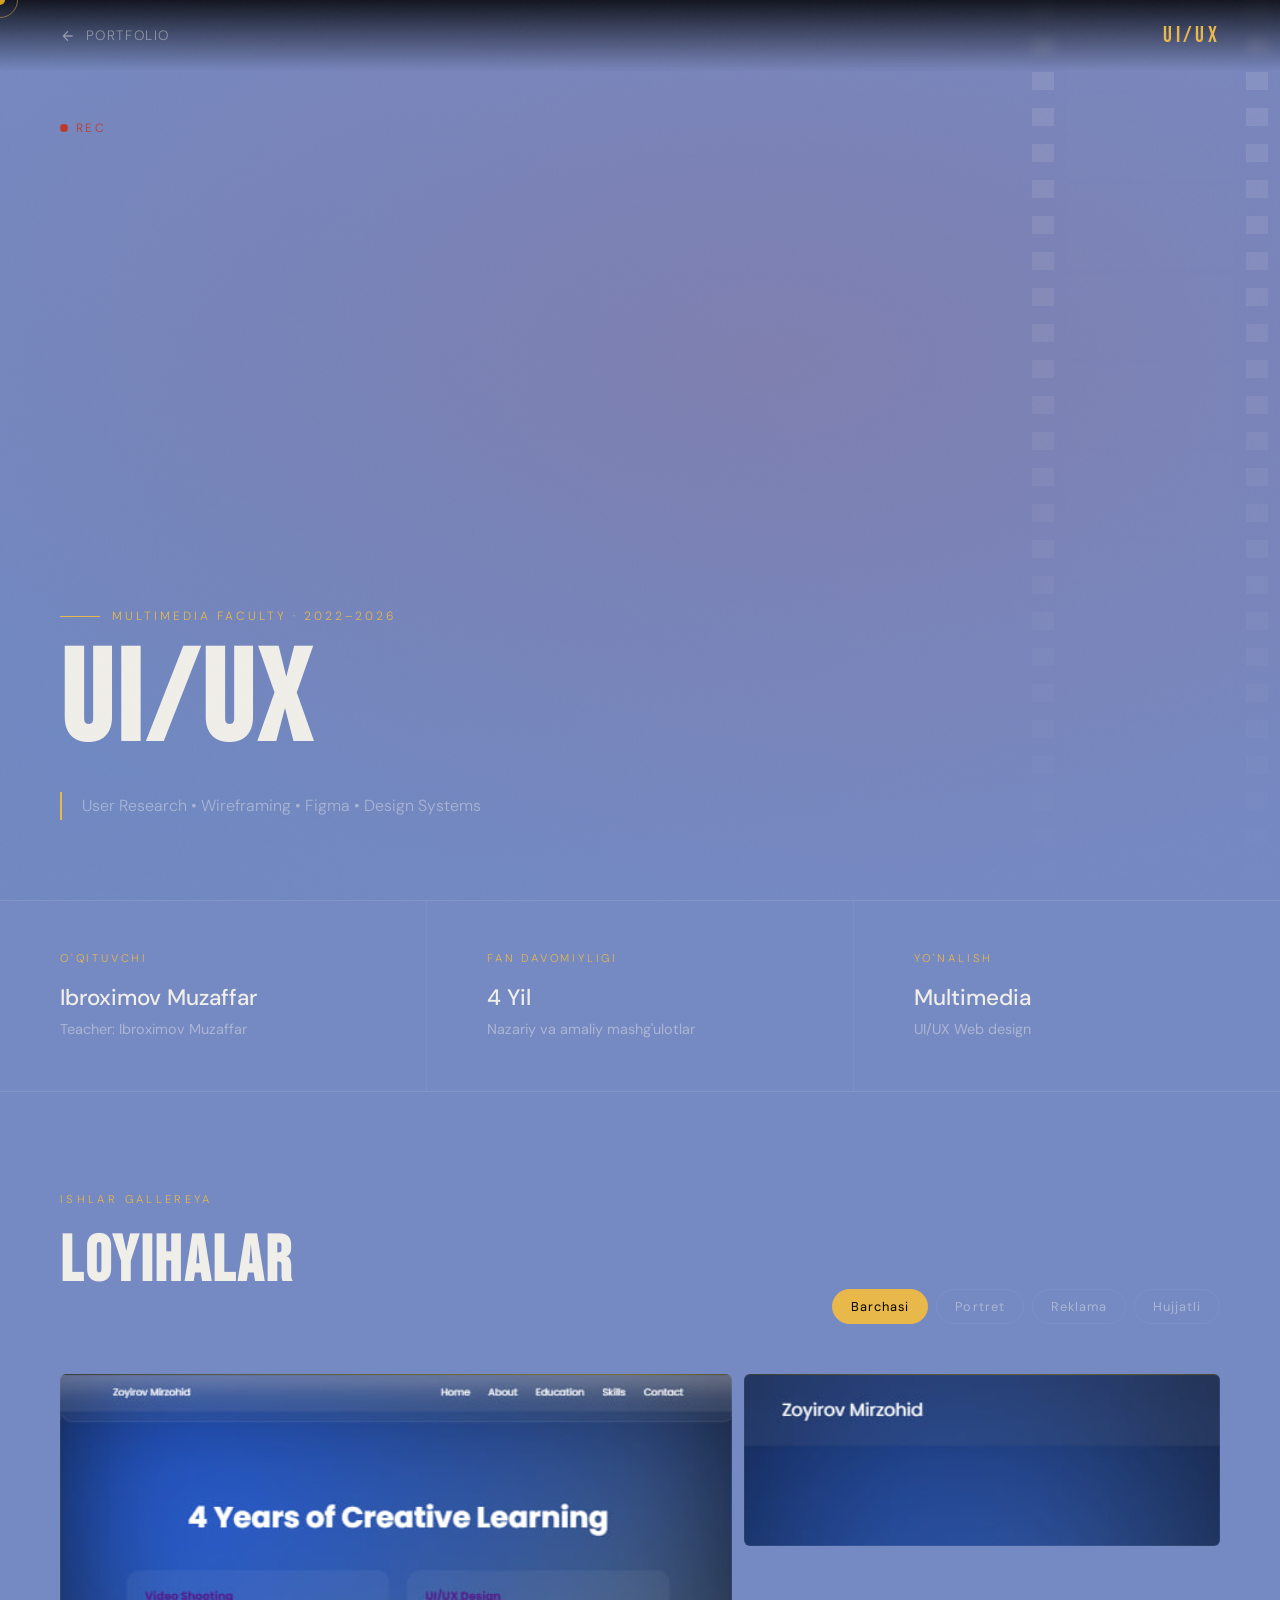
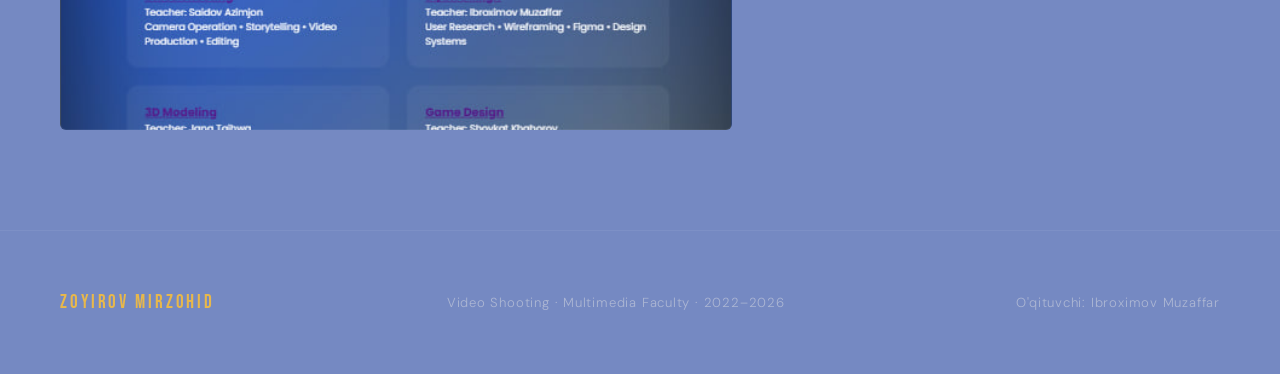
<file: uiux.html>
<!DOCTYPE html>
<html lang="uz">
<head>
<meta charset="UTF-8">
<meta name="viewport" content="width=device-width, initial-scale=1.0">
<title>Video Shooting — Multimedia Portfolio</title>
<link href="https://fonts.googleapis.com/css2?family=Bebas+Neue&family=DM+Sans:ital,wght@0,300;0,400;0,500;1,300&display=swap" rel="stylesheet">
<style>
  :root {
    --bg: #7589c2;
    --surface: #6246c7;
    --card: #5da9f0;
    --border: rgba(255,255,255,0.06);
    --gold: #E8B84B;
    --gold-dim: rgba(232,184,75,0.15);
    --red: #C0392B;
    --text: #F0EEE8;
    --muted: rgba(240,238,232,0.45);
    --accent: #2E86C1;
  }

  *, *::before, *::after { margin: 0; padding: 0; box-sizing: border-box; }

  html { scroll-behavior: smooth; }

  body {
    background: var(--bg);
    color: var(--text);
    font-family: 'DM Sans', sans-serif;
    font-weight: 300;
    overflow-x: hidden;
    cursor: none;
  }

  /* Custom cursor */
  .cursor {
    position: fixed;
    width: 10px; height: 10px;
    background: var(--gold);
    border-radius: 50%;
    pointer-events: none;
    z-index: 9999;
    transition: transform 0.15s ease;
    mix-blend-mode: difference;
  }
  .cursor-ring {
    position: fixed;
    width: 36px; height: 36px;
    border: 1px solid rgba(232,184,75,0.5);
    border-radius: 50%;
    pointer-events: none;
    z-index: 9998;
    transition: all 0.3s ease;
  }

  /* Noise overlay */
  body::before {
    content: '';
    position: fixed;
    inset: 0;
    background-image: url("data:image/svg+xml,%3Csvg viewBox='0 0 256 256' xmlns='http://www.w3.org/2000/svg'%3E%3Cfilter id='n'%3E%3CfeTurbulence type='fractalNoise' baseFrequency='0.9' numOctaves='4' stitchTiles='stitch'/%3E%3C/filter%3E%3Crect width='100%25' height='100%25' filter='url(%23n)' opacity='0.04'/%3E%3C/svg%3E");
    pointer-events: none;
    z-index: 9000;
    opacity: 0.4;
  }

  /* ─── NAV ─── */
  nav {
    position: fixed;
    top: 0; width: 100%;
    padding: 22px 60px;
    display: flex;
    justify-content: space-between;
    align-items: center;
    z-index: 100;
    background: linear-gradient(to bottom, rgba(8,10,15,0.9), transparent);
    backdrop-filter: blur(4px);
  }
  .nav-back {
    display: flex; align-items: center; gap: 10px;
    color: var(--muted);
    text-decoration: none;
    font-size: 0.85rem;
    letter-spacing: 0.1em;
    text-transform: uppercase;
    transition: color 0.3s;
  }
  .nav-back:hover { color: var(--gold); }
  .nav-back svg { width: 16px; }
  .nav-logo {
    font-family: 'Bebas Neue', sans-serif;
    font-size: 1.4rem;
    letter-spacing: 0.15em;
    color: var(--gold);
  }

  /* ─── HERO ─── */
  .hero {
    position: relative;
    height: 100vh;
    display: flex;
    align-items: flex-end;
    padding: 0 60px 80px;
    overflow: hidden;
  }

  .hero-bg {
    position: absolute; inset: 0;
    background:
      radial-gradient(ellipse 80% 60% at 60% 40%, rgba(192,57,43,0.12), transparent),
      radial-gradient(ellipse 60% 80% at 10% 80%, rgba(46,134,193,0.08), transparent),
      linear-gradient(180deg, rgba(73, 199, 130, 0) 0%, var(--bg) 100%);
    z-index: 1;
  }

  /* Filmstrip decoration */
  .filmstrip {
    position: absolute;
    top: 0; right: 0;
    width: 260px; height: 100%;
    display: flex;
    flex-direction: column;
    gap: 0;
    overflow: hidden;
    opacity: 0.12;
    z-index: 0;
  }
  .filmstrip-track {
    width: 100%; height: 100%;
    background: repeating-linear-gradient(
      to bottom,
      #fff 0px, #fff 18px,
      transparent 18px, transparent 36px
    );
    position: absolute;
    left: 12px; width: 22px;
  }
  .filmstrip-track.right { left: auto; right: 12px; }
  .filmstrip-frames {
    position: absolute;
    left: 46px; right: 46px; top: 0; bottom: 0;
    display: flex;
    flex-direction: column;
    gap: 6px;
    padding: 6px 0;
  }
  .filmstrip-frame {
    flex: 1;
    background: rgba(255,255,255,0.08);
    border-radius: 2px;
    min-height: 50px;
  }

  /* Record indicator */
  .rec-badge {
    position: absolute;
    top: 120px; left: 60px;
    display: flex; align-items: center; gap: 8px;
    font-size: 0.75rem;
    letter-spacing: 0.2em;
    text-transform: uppercase;
    color: var(--red);
    z-index: 2;
    animation: recPulse 2s ease-in-out infinite;
  }
  .rec-dot {
    width: 8px; height: 8px;
    background: var(--red);
    border-radius: 50%;
    animation: dotBlink 1.2s ease-in-out infinite;
  }
  @keyframes dotBlink { 0%,100%{opacity:1} 50%{opacity:0} }
  @keyframes recPulse { 0%,100%{opacity:1} 50%{opacity:0.6} }

  .hero-content {
    position: relative; z-index: 2;
    max-width: 900px;
  }
  .hero-tag {
    font-size: 0.75rem;
    letter-spacing: 0.25em;
    text-transform: uppercase;
    color: var(--gold);
    margin-bottom: 20px;
    display: flex; align-items: center; gap: 12px;
  }
  .hero-tag::before {
    content: '';
    display: block;
    width: 40px; height: 1px;
    background: var(--gold);
  }
  .hero-title {
    font-family: 'Bebas Neue', sans-serif;
    font-size: clamp(4rem, 10vw, 9rem);
    line-height: 0.92;
    letter-spacing: 0.04em;
    margin-bottom: 30px;
  }
  .hero-title span { color: var(--gold); }
  .hero-desc {
    max-width: 520px;
    color: var(--muted);
    line-height: 1.75;
    font-size: 1rem;
    border-left: 2px solid var(--gold);
    padding-left: 20px;
  }

  /* ─── SECTION BASE ─── */
  section { padding: 100px 60px; }

  /* ─── INFO STRIP ─── */
  .info-strip {
    display: grid;
    grid-template-columns: 1fr 1fr 1fr;
    gap: 1px;
    background: var(--border);
    border-top: 1px solid var(--border);
    border-bottom: 1px solid var(--border);
    padding: 0;
  }
  .info-block {
    background: var(--bg);
    padding: 50px 60px;
    transition: background 0.3s;
  }
  .info-block:hover { background: var(--surface); }
  .info-label {
    font-size: 0.7rem;
    letter-spacing: 0.25em;
    text-transform: uppercase;
    color: var(--gold);
    margin-bottom: 16px;
  }
  .info-value {
    font-size: 1.1rem;
    font-weight: 400;
    line-height: 1.5;
  }
  .info-value .name {
    font-size: 1.4rem;
    font-weight: 500;
    display: block;
  }
  .info-value .role {
    color: var(--muted);
    font-size: 0.9rem;
  }

  /* ─── SUBJECT INFO ─── */
  .subject-section {
    display: grid;
    grid-template-columns: 1fr 1fr;
    gap: 80px;
    align-items: start;
  }
  .section-eyebrow {
    font-size: 0.7rem;
    letter-spacing: 0.3em;
    text-transform: uppercase;
    color: var(--gold);
    margin-bottom: 24px;
  }
  .section-heading {
    font-family: 'Bebas Neue', sans-serif;
    font-size: clamp(2.5rem, 5vw, 4.5rem);
    line-height: 1;
    letter-spacing: 0.04em;
    margin-bottom: 30px;
  }
  .body-text {
    color: var(--muted);
    line-height: 1.85;
    font-size: 0.97rem;
    margin-bottom: 20px;
  }
  .topic-list {
    list-style: none;
    display: flex;
    flex-direction: column;
    gap: 12px;
    margin-top: 30px;
  }
  .topic-list li {
    display: flex; align-items: center; gap: 14px;
    font-size: 0.93rem;
  }
  .topic-list li::before {
    content: '';
    width: 6px; height: 6px;
    border: 1px solid var(--gold);
    border-radius: 50%;
    flex-shrink: 0;
  }

  /* Stat boxes */
  .stat-boxes {
    display: grid;
    grid-template-columns: 1fr 1fr;
    gap: 16px;
    margin-top: 40px;
  }
  .stat-box {
    background: var(--card);
    border: 1px solid var(--border);
    padding: 28px 24px;
    border-radius: 6px;
    transition: border-color 0.3s, transform 0.3s;
  }
  .stat-box:hover { border-color: var(--gold); transform: translateY(-4px); }
  .stat-num {
    font-family: 'Bebas Neue', sans-serif;
    font-size: 2.8rem;
    color: var(--gold);
    line-height: 1;
    margin-bottom: 6px;
  }
  .stat-label { color: var(--muted); font-size: 0.82rem; }

  /* ─── TOOLS & EQUIPMENT ─── */
  .tools-section { background: var(--surface); }
  .tools-grid {
    display: grid;
    grid-template-columns: repeat(auto-fit, minmax(200px, 1fr));
    gap: 16px;
    margin-top: 60px;
  }
  .tool-card {
    background: var(--card);
    border: 1px solid var(--border);
    border-radius: 8px;
    padding: 32px 24px;
    text-align: center;
    transition: all 0.35s cubic-bezier(0.23, 1, 0.32, 1);
    position: relative;
    overflow: hidden;
  }
  .tool-card::before {
    content: '';
    position: absolute;
    bottom: 0; left: 0; right: 0;
    height: 2px;
    background: var(--gold);
    transform: scaleX(0);
    transition: transform 0.35s ease;
  }
  .tool-card:hover { transform: translateY(-8px); border-color: rgba(232,184,75,0.3); }
  .tool-card:hover::before { transform: scaleX(1); }
  .tool-icon {
    font-size: 2.2rem;
    margin-bottom: 16px;
    display: block;
  }
  .tool-name { font-size: 1rem; font-weight: 500; margin-bottom: 6px; }
  .tool-type { font-size: 0.75rem; color: var(--gold); letter-spacing: 0.1em; text-transform: uppercase; }

  /* ─── GALLERY ─── */
  .gallery-section {}
  .gallery-header {
    display: flex;
    justify-content: space-between;
    align-items: flex-end;
    margin-bottom: 50px;
  }
  .gallery-filter {
    display: flex; gap: 8px;
  }
  .filter-btn {
    padding: 8px 18px;
    border: 1px solid var(--border);
    background: transparent;
    color: var(--muted);
    border-radius: 100px;
    font-family: 'DM Sans', sans-serif;
    font-size: 0.8rem;
    letter-spacing: 0.08em;
    cursor: none;
    transition: all 0.25s;
  }
  .filter-btn:hover, .filter-btn.active {
    background: var(--gold);
    border-color: var(--gold);
    color: #000;
  }

  .gallery-grid {
    display: grid;
    grid-template-columns: repeat(12, 1fr);
    grid-auto-rows: 80px;
    gap: 12px;
  }
  .gallery-item {
    position: relative;
    overflow: hidden;
    border-radius: 6px;
    background: var(--card);
    border: 1px solid var(--border);
    cursor: none;
  }
  .gallery-item:nth-child(1) { grid-column: span 7; grid-row: span 4; }
  .gallery-item:nth-child(2) { grid-column: span 5; grid-row: span 2; }
  .gallery-item:nth-child(3) { grid-column: span 5; grid-row: span 2; }
  .gallery-item:nth-child(4) { grid-column: span 4; grid-row: span 3; }
  .gallery-item:nth-child(5) { grid-column: span 4; grid-row: span 3; }
  .gallery-item:nth-child(6) { grid-column: span 4; grid-row: span 3; }
  .gallery-item:nth-child(7) { grid-column: span 6; grid-row: span 3; }
  .gallery-item:nth-child(8) { grid-column: span 6; grid-row: span 3; }

  .gallery-placeholder {
    width: 100%; height: 100%;
    display: flex;
    flex-direction: column;
    align-items: center;
    justify-content: center;
    gap: 10px;
    opacity: 0.3;
    font-size: 2rem;
    color: var(--gold);
  }
  .gallery-placeholder span { font-size: 0.7rem; letter-spacing: 0.15em; opacity: 0.6; text-transform: uppercase; font-family: 'DM Sans'; }

  .gallery-overlay {
    position: absolute; inset: 0;
    background: linear-gradient(to top, rgba(194, 179, 41, 0.92), transparent 50%);
    opacity: 0;
    transition: opacity 0.35s ease;
    display: flex;
    flex-direction: column;
    justify-content: flex-end;
    padding: 24px;
  }
  .gallery-item:hover .gallery-overlay { opacity: 1; }
  .gallery-item:hover { border-color: rgba(232,184,75,0.4); }
  .overlay-title { font-size: 0.95rem; font-weight: 500; margin-bottom: 4px; }
  .overlay-tag {
    font-size: 0.7rem;
    letter-spacing: 0.15em;
    text-transform: uppercase;
    color: var(--gold);
  }

  /* Animated frame border on hover */
  .gallery-item::after {
    content: '';
    position: absolute; inset: 8px;
    border: 1px solid var(--gold);
    opacity: 0;
    transition: opacity 0.35s, inset 0.35s;
    border-radius: 2px;
    pointer-events: none;
  }
  .gallery-item:hover::after { opacity: 0.4; inset: 6px; }

  /* Lightbox */
  .lightbox {
    position: fixed; inset: 0;
   background: rgba(8,10,15,0.96);
    z-index: 9990;
    display: flex;
    align-items: center;
    justify-content: center;
    opacity: 0;
    pointer-events: none;
    transition: opacity 0.3s;
  }
  .lightbox.active { opacity: 1; pointer-events: all; }
  .lightbox-inner {
    max-width: 800px; width: 90%;
    text-align: center;
  }
  .lightbox-box {
    width: 100%; aspect-ratio: 16/9;
    background: var(--card);
    border: 1px solid var(--border);
    border-radius: 8px;
    display: flex; align-items: center; justify-content: center;
    font-size: 3rem;
    margin-bottom: 20px;
    opacity: 1;
    background-image: url(uiux.jpg);
    background-size: cover;
  }
  .lightbox-title { font-size: 1.3rem; margin-bottom: 8px; }
  .lightbox-desc { color: var(--muted); font-size: 0.9rem; }
  .lightbox-close {
    position: absolute;
    top: 30px; right: 40px;
    background: none; border: none;
    color: var(--muted);
    font-size: 2rem;
    cursor: none;
    transition: color 0.2s;
  }
  .lightbox-close:hover { color: var(--gold); }

  /* ─── SKILLS ─── */
  .skills-section { background: var(--surface); }
  .skills-row {
    display: grid;
    grid-template-columns: repeat(auto-fit, minmax(280px, 1fr));
    gap: 30px;
    margin-top: 60px;
  }
  .skill-item { }
  .skill-header {
    display: flex;
    justify-content: space-between;
    margin-bottom: 12px;
    font-size: 0.9rem;
  }
  .skill-pct { color: var(--gold); font-family: 'Bebas Neue'; font-size: 1.1rem; }
  .skill-bar {
    height: 2px;
    background: var(--border);
    border-radius: 2px;
    overflow: visible;
    position: relative;
  }
  .skill-fill {
    height: 100%;
    background: var(--gold);
    border-radius: 2px;
    width: 0;
    transition: width 1.4s cubic-bezier(0.23, 1, 0.32, 1);
    position: relative;
  }
  .skill-fill::after {
    content: '';
    position: absolute;
    right: 0; top: 50%;
    transform: translateY(-50%);
    width: 8px; height: 8px;
    background: var(--gold);
    border-radius: 50%;
    box-shadow: 0 0 12px var(--gold);
  }

  /* ─── FOOTER ─── */
  footer {
    padding: 60px;
    border-top: 1px solid var(--border);
    display: flex;
    justify-content: space-between;
    align-items: center;
    color: var(--muted);
    font-size: 0.82rem;
    letter-spacing: 0.06em;
  }
  .footer-logo {
    font-family: 'Bebas Neue', sans-serif;
    font-size: 1.2rem;
    color: var(--gold);
    letter-spacing: 0.15em;
  }

  /* ─── SCROLL REVEAL ─── */
  .reveal { opacity: 0; transform: translateY(40px); transition: opacity 0.8s ease, transform 0.8s ease; }
  .reveal.visible { opacity: 1; transform: none; }

  @media (max-width: 900px) {
    nav, section, .info-block, footer { padding-left: 24px; padding-right: 24px; }
    .hero { padding: 0 24px 60px; }
    .subject-section { grid-template-columns: 1fr; gap: 40px; }
    .info-strip { grid-template-columns: 1fr; }
    .gallery-grid { grid-template-columns: 1fr 1fr; grid-auto-rows: 120px; }
    .gallery-item { grid-column: span 1 !important; grid-row: span 2 !important; }
    .gallery-header { flex-direction: column; align-items: flex-start; gap: 20px; }
    .hero-title { font-size: 3.5rem; }
    .filmstrip { display: none; }
  }
</style>
</head>
<body>

<div class="cursor" id="cursor"></div>
<div class="cursor-ring" id="cursorRing"></div>

<!-- LIGHTBOX -->
<div class="lightbox" id="lightbox">
  <button class="lightbox-close" id="lbClose">×</button>
  <div class="lightbox-inner">
    <div class="lightbox-box"></div>
    <div class="lightbox-title" id="lbTitle"></div>
    <div class="lightbox-desc" id="lbDesc"></div>
  </div>
</div>

<!-- NAV -->
<nav>
  <a href="index.html" class="nav-back">
    <svg viewBox="0 0 24 24" fill="none" stroke="currentColor" stroke-width="2"><path d="M19 12H5M12 5l-7 7 7 7"/></svg>
    Portfolio
  </a>
  <div class="nav-logo">UI/UX</div>
</nav>

<!-- HERO -->
<section class="hero" id="top">
  <div class="hero-bg"></div>

  <div class="filmstrip">
    <div class="filmstrip-track"></div>
    <div class="filmstrip-track right"></div>
    <div class="filmstrip-frames">
      <div class="filmstrip-frame"></div><div class="filmstrip-frame"></div>
      <div class="filmstrip-frame"></div><div class="filmstrip-frame"></div>
      <div class="filmstrip-frame"></div><div class="filmstrip-frame"></div>
      <div class="filmstrip-frame"></div><div class="filmstrip-frame"></div>
      <div class="filmstrip-frame"></div><div class="filmstrip-frame"></div>
    </div>
  </div>

  <div class="rec-badge"><div class="rec-dot"></div> REC</div>

  <div class="hero-content">
    <div class="hero-tag">Multimedia Faculty · 2022–2026</div>
    <h1 class="hero-title">UI/UX<br></h1>
    <p class="hero-desc">
      User Research • Wireframing • Figma • Design Systems
    </p>
  </div>
</section>

<!-- INFO STRIP -->
<div class="info-strip reveal">
  <div class="info-block">
    <div class="info-label">O'qituvchi</div>
    <div class="info-value">
      <span class="name">Ibroximov Muzaffar</span>
      <span class="role">Teacher: Ibroximov Muzaffar
</span>
    </div>
  </div>
  <div class="info-block">
    <div class="info-label">Fan Davomiyligi</div>
    <div class="info-value">
      <span class="name">4 Yil</span>
      <span class="role">Nazariy va amaliy mashg'ulotlar</span>
    </div>
  </div>
  <div class="info-block">
    <div class="info-label">Yo'nalish</div>
    <div class="info-value">
      <span class="name">Multimedia</span>
      <span class="role">UI/UX Web design</span>
    </div>
  </div>
</div>



<!-- GALLERY -->
<section class="gallery-section">
  <div class="gallery-header reveal">
    <div>
      <div class="section-eyebrow">Ishlar Gallereya</div>
      <h2 class="section-heading">Loyihalar</h2>
    </div>
    <div class="gallery-filter">
      <button class="filter-btn active" data-filter="all">Barchasi</button>
      <button class="filter-btn" data-filter="portrait">Portret</button>
      <button class="filter-btn" data-filter="commercial">Reklama</button>
      <button class="filter-btn" data-filter="documentary">Hujjatli</button>
    </div>
  </div>

  <div class="gallery-grid" id="galleryGrid">

    <div class="gallery-item reveal" style="background-image: url(uiux.jpg); background-size: cover;" data-category="portrait" data-title="Portret Video — 01" data-desc="Tabiiy yorug'likda portret videoshooting. Kompozitsiya va chuqurlik o'yini.">
      <div class="gallery-placeholder"><span></span></div>
      <div class="gallery-overlay">
        <div class="overlay-title">Portret Video — 01</div>
        <div class="overlay-tag">Portret · Studio</div>
      </div>
    </div>

    <div class="gallery-item reveal" style="background-image: url(uiux2.jpg); background-size: cover;" data-category="commercial" data-title="Mahsulot Reklama — A" data-desc="Brend uchun mini-reklama. Makro kadrlar va dinamik montaj.">
      <div class="gallery-placeholder"><span></span></div>
      <div class="gallery-overlay">
        <div class="overlay-title">Mahsulot Reklama — A</div>
        <div class="overlay-tag">Tijorat · Reklama</div>
      </div>
    </div>

    
  </div>
</section>

<!-- FOOTER -->
<footer class="reveal">
  <div class="footer-logo">Zoyirov Mirzohid</div>
  <div>Video Shooting · Multimedia Faculty · 2022–2026</div>
  <div>O'qituvchi: Ibroximov Muzaffar</div>
</footer>

<script>
  // Cursor
  const cursor = document.getElementById('cursor');
  const ring = document.getElementById('cursorRing');
  let mx = 0, my = 0, rx = 0, ry = 0;
  document.addEventListener('mousemove', e => { mx = e.clientX; my = e.clientY; });
  function animateCursor() {
    cursor.style.left = mx - 5 + 'px';
    cursor.style.top = my - 5 + 'px';
    rx += (mx - rx) * 0.12;
    ry += (my - ry) * 0.12;
    ring.style.left = rx - 18 + 'px';
    ring.style.top = ry - 18 + 'px';
    requestAnimationFrame(animateCursor);
  }
  animateCursor();
  document.querySelectorAll('a, button, .gallery-item, .tool-card, .stat-box').forEach(el => {
    el.addEventListener('mouseenter', () => { cursor.style.transform = 'scale(2.5)'; ring.style.transform = 'scale(0.6)'; });
    el.addEventListener('mouseleave', () => { cursor.style.transform = 'scale(1)'; ring.style.transform = 'scale(1)'; });
  });

  // Reveal on scroll
  const revealEls = document.querySelectorAll('.reveal');
  const io = new IntersectionObserver((entries) => {
    entries.forEach(e => {
      if (e.isIntersecting) {
        e.target.classList.add('visible');
        // Skill fill
        const fill = e.target.querySelector('.skill-fill');
        if (fill) fill.style.width = fill.dataset.w + '%';
      }
    });
  }, { threshold: 0.1 });
  revealEls.forEach(el => io.observe(el));

  // Stagger children
  document.querySelectorAll('.tools-grid, .stat-boxes, .skills-row').forEach(grid => {
    Array.from(grid.children).forEach((child, i) => {
      child.style.transitionDelay = (i * 0.08) + 's';
    });
  });

  // Gallery filter
  document.querySelectorAll('.filter-btn').forEach(btn => {
    btn.addEventListener('click', () => {
      document.querySelectorAll('.filter-btn').forEach(b => b.classList.remove('active'));
      btn.classList.add('active');
      const f = btn.dataset.filter;
      document.querySelectorAll('.gallery-item').forEach(item => {
        if (f === 'all' || item.dataset.category === f) {
          item.style.opacity = '1';
          item.style.pointerEvents = 'all';
        } else {
          item.style.opacity = '0.15';
          item.style.pointerEvents = 'none';
        }
      });
    });
  });

  // Lightbox
  const lb = document.getElementById('lightbox');
  document.querySelectorAll('.gallery-item').forEach(item => {
    item.addEventListener('click', () => {
      document.getElementById('lbTitle').textContent = item.dataset.title;
      document.getElementById('lbDesc').textContent = item.dataset.desc;
      lb.classList.add('active');
    });
  });
  document.getElementById('lbClose').addEventListener('click', () => lb.classList.remove('active'));
  lb.addEventListener('click', e => { if (e.target === lb) lb.classList.remove('active'); });
</script>
</body>
</html>
</file>
